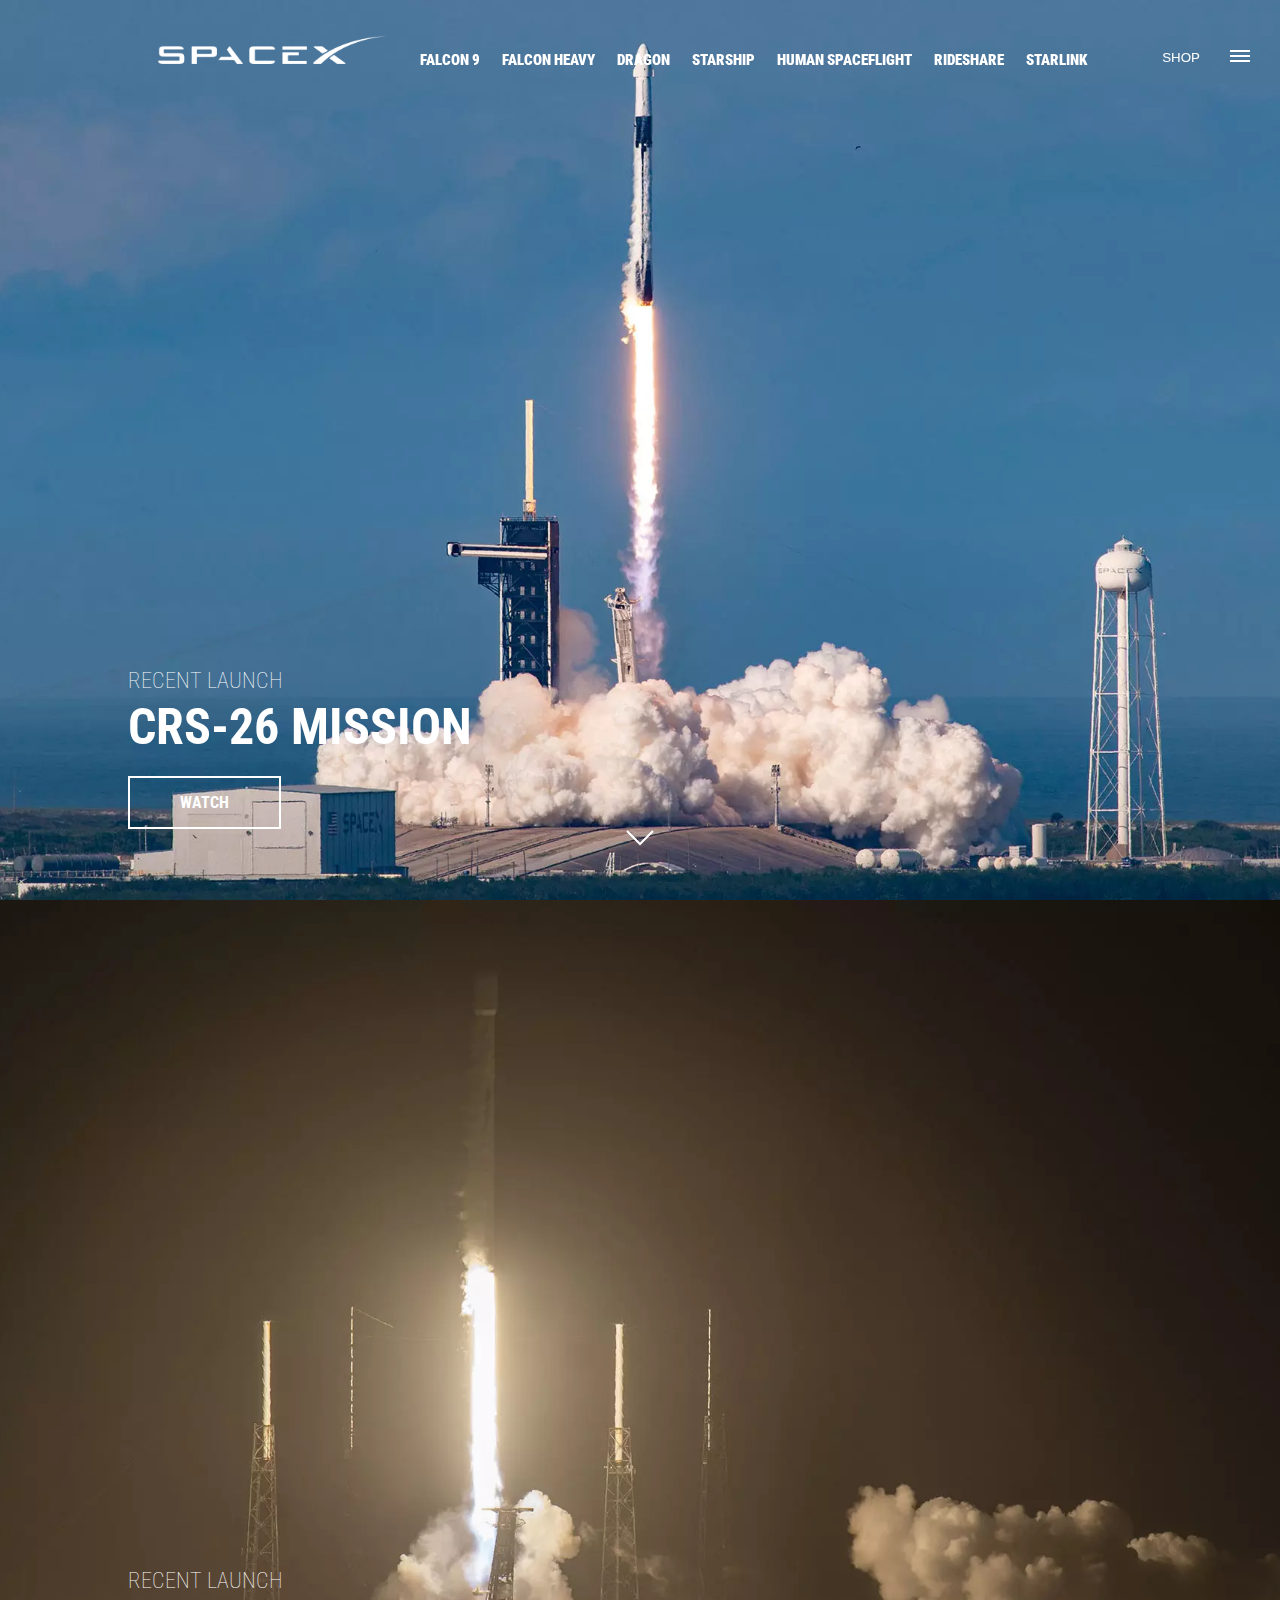
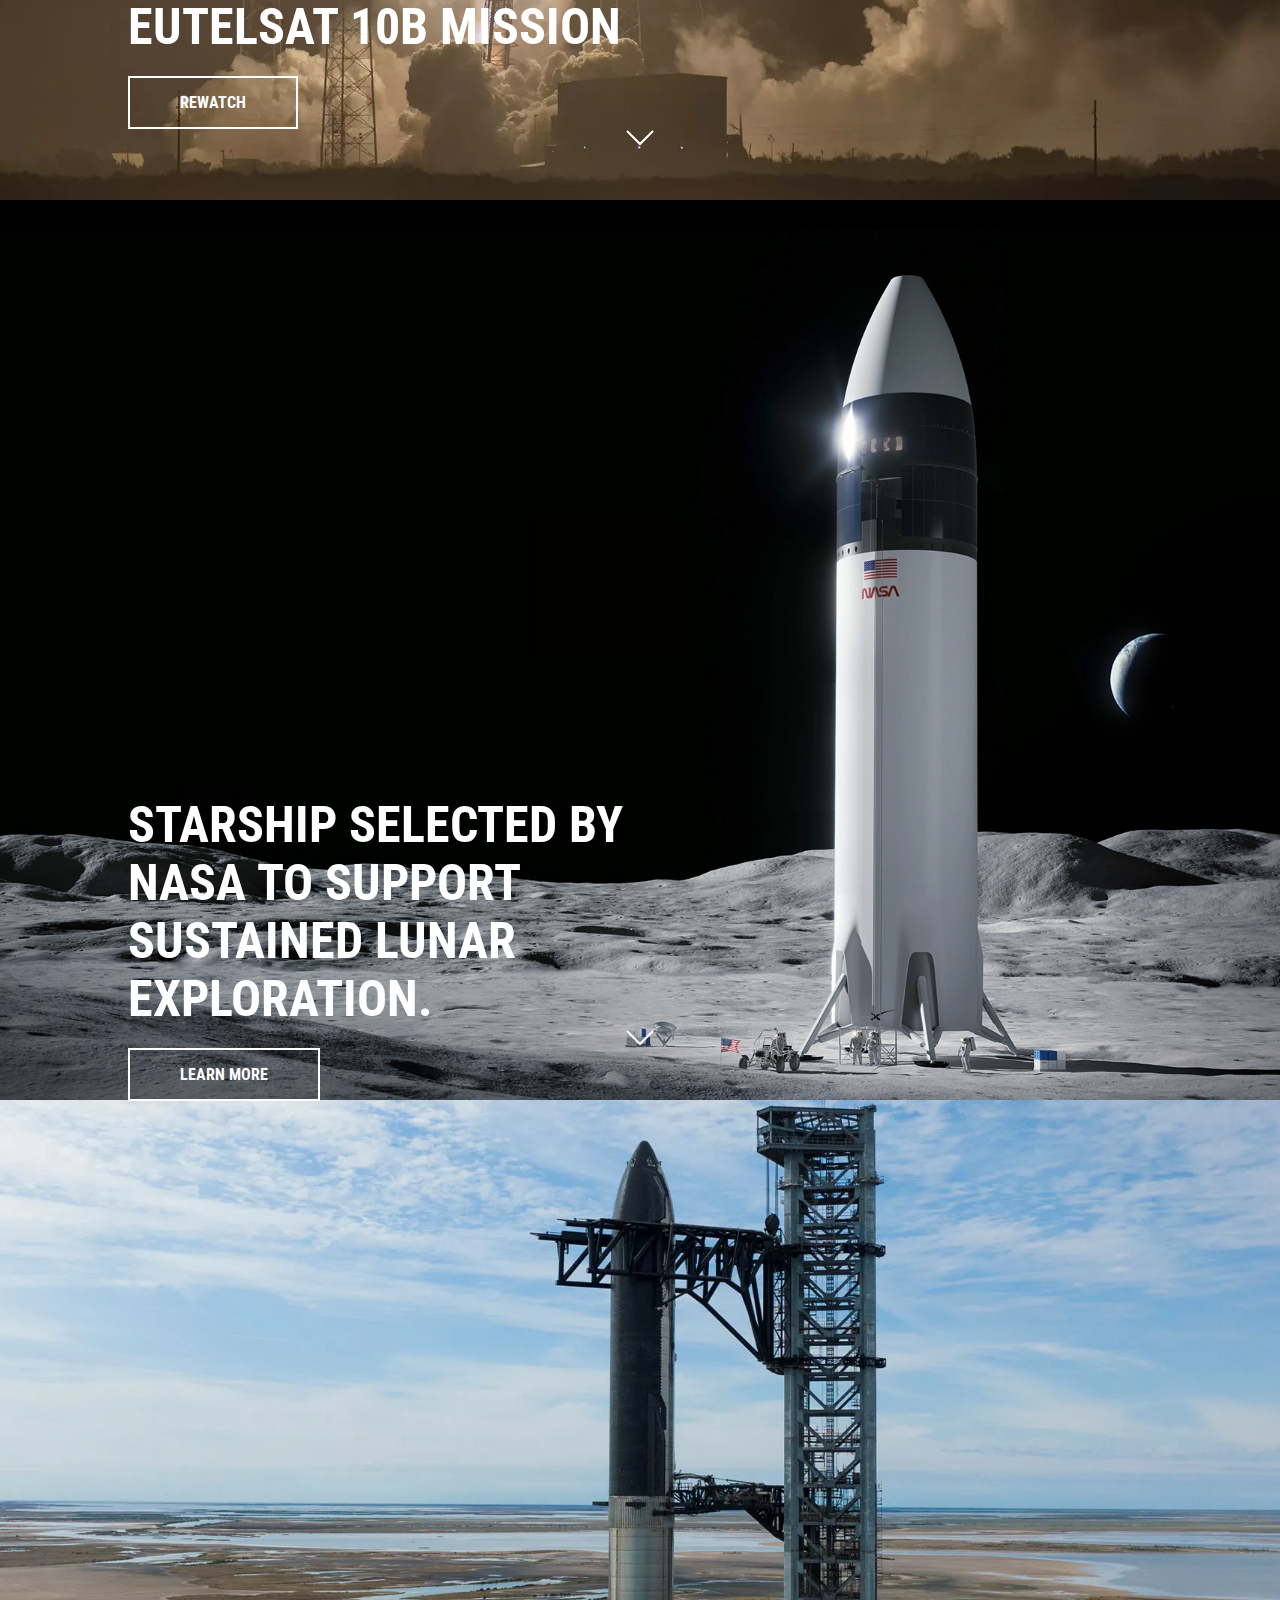
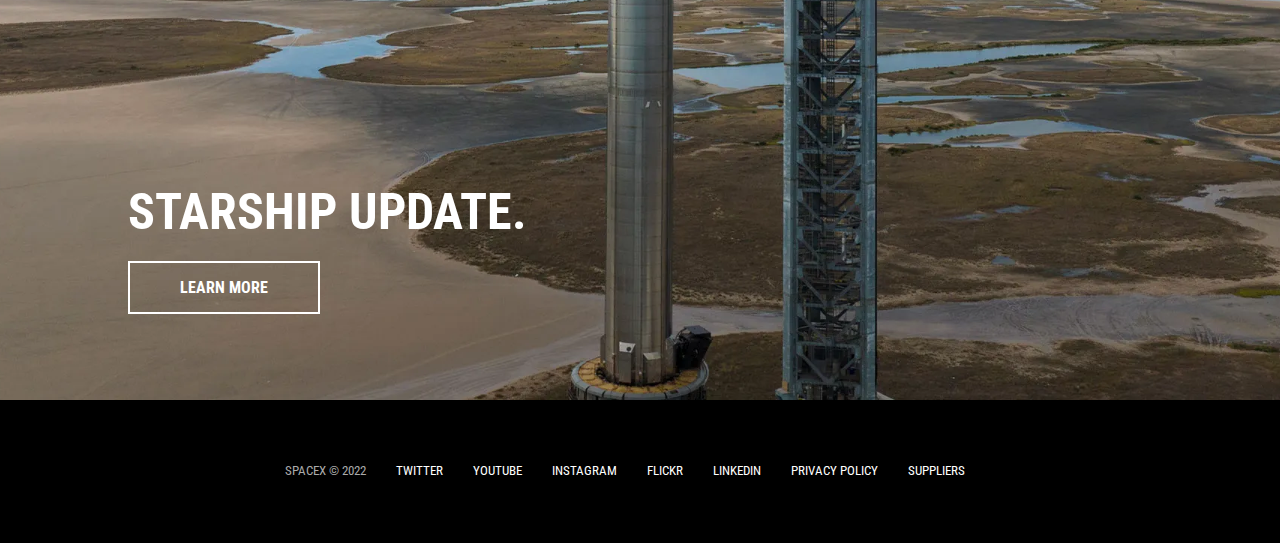
<file: index.html>
<!DOCTYPE html>
<html lang="en">

<head>
    <meta charset="UTF-8">
    <meta http-equiv="X-UA-Compatible" content="IE=edge">
    <meta name="viewport" content="width=device-width, initial-scale=1.0">
    <link rel="preconnect" href="https://fonts.googleapis.com">
    <link rel="preconnect" href="https://fonts.gstatic.com" crossorigin>
    <link rel="stylesheet" href="css/main.css">
    <link href="https://fonts.googleapis.com/css2?family=Roboto+Condensed&display=swap" rel="stylesheet">
    <!-- defer specifies the script is dwnlded in parallel to parsing, and executed after page has finished parsing -->
    <script src="main-js/main.js" defer></script>
    <title>SpaceX</title>
</head>

<body>

    <!-- Header -->
    <div class="container">
        <div id="overlay">
            <div id="sidebar-nav" class="sidebar-nav-menu">
                <ul>
                    <li class="mobile"><a href="falcon9.html">Falcon 9</a></li>
                    <li class="mobile"><a href="falcon-heavy.html">Falcon Heavy</a></li>
                    <li class="mobile"><a href="https://www.spacex.com/vehicles/dragon/">Dragon</a></li>
                    <li class="mobile"><a href="https://www.spacex.com/vehicles/starship/">Starship</a></li>
                    <li class="mobile"><a href="https://www.spacex.com/human-spaceflight/">Human Spaceflight</a></li>
                    <li class="mobile"><a href="https://www.spacex.com/rideshare/">Rideshare</a></li>
                    <li class="mobile"><a href="https://www.starlink.com/">Starlink</a></li>
                    <li class="mobile"><a href="https://shop.spacex.com/">Shop</a></li>
                    <li class="mobile-sidebar"><a href="https://www.spacex.com/mission/">Mission</a></li>
                    <li class="mobile-sidebar"><a href="https://www.spacex.com/launches/">Launches</a></li>
                    <li class="mobile-sidebar"><a href="https://www.spacex.com/careers/">Careers</a></li>
                    <li class="mobile-sidebar"><a href="https://www.spacex.com/updates/">Updates</a></li>
                    <li class="mobile-sidebar"><a href="https://shop.spacex.com/">Shop</a></li>
                </ul>
            </div>
        </div>
        <header id="main-header" class="main-header">
            <div class="logo">
                <a href="index.html">
                    <img src="images/logo.png" alt="SpaceX">
                </a>
            </div>
            <nav class="nav-bar">
                <ul class="nav-links">
                    <!-- Sidebar Nav Links -->
                    <li class="mobile"><a href="https://www.spacex.com/mission/">Mission</a></li>
                    <li class="mobile"><a href="https://www.spacex.com/launches/">Launches</a></li>
                    <li class="mobile"><a href="https://www.spacex.com/careers/">Careers</a></li>
                    <li class="mobile"><a href="https://www.spacex.com/updates/">Updates</a></li>
                    <li class="mobile"><a href="https://shop.spacex.com/">Shop</a></li>

                    <li><a href="falcon9.html">Falcon 9</a></li>
                    <li><a href="falcon-heavy.html">Falcon Heavy</a></li>
                    <li><a href="dragon.html">Dragon</a></li>
                    <li><a href="https://www.spacex.com/vehicles/starship/">Starship</a></li>
                    <li><a href="https://www.spacex.com/human-spaceflight/">Human Spaceflight</a></li>
                    <li><a href="https://www.spacex.com/rideshare/">Rideshare</a></li>
                    <li><a href="https://www.starlink.com/">Starlink</a></li>
                </ul>
            </nav>
        </header>

        <!-- Hamburger Menu -->
        <button id="shop-btn" class="shop" type="button">Shop</button>
        <button id="menu-btn" class="hamburger" type="button">
            <span class="hamburger-top"></span>
            <span class="hamburger-middle"></span>
            <span class="hamburger-bottom"></span>
        </button>

        <!-- First Homepage Section -->
        <section class="homepage-1">
            <div class="section-inner">
                <h4>Recent Launch</h4>
                <h2>CRS-26 Mission</h2>
                <a href="https://www.spacex.com/launches/crs-26/" class="btn">
                    <div class="hover"></div>
                    <span>Watch</span>
                </a>
            </div>
            <div class="scroll-arrow">
                <svg width="30px" height="20px">
                    <path stroke="#ffffff" fill="none" stroke-width="2px"
                        d="M2.000, 5.000 L15.000, 18.000 L28.000, 5.000">
                    </path>
                </svg>
            </div>
        </section>

        <!-- Second Section -->
        <section class="homepage-2">
            <div class="section-inner">
                <h4>Recent Launch</h4>
                <h2>Eutelsat 10b Mission</h2>
                <a href="https://www.spacex.com/launches/eutelsat-10b/" class="btn">
                    <div class="hover"></div>
                    <span>Rewatch</span>
                </a>
            </div>
            <!-- Scroll Arrow -->
            <div class="scroll-arrow">
                <svg width="30px" height="20px">
                    <path stroke="#ffffff" fill="none" stroke-width="2px"
                        d="M2.000, 5.000 L15.000, 18.000 L28.000, 5.000">
                    </path>
                </svg>
            </div>
        </section>

        <!-- Third Section -->
        <section class="homepage-3">
            <div class="section-inner">
                <h2>Starship selected by nasa to support sustained lunar exploration.</h2>
                <a href="https://www.spacex.com/updates/#sustained-lunar-exploration" class="btn">
                    <div class="hover"></div>
                    <span>Learn More</span>
                </a>
            </div>
            <!-- Scroll Arrow -->
            <div class="scroll-arrow">
                <svg width="30px" height="20px">
                    <path stroke="#ffffff" fill="none" stroke-width="2px"
                        d="M2.000, 5.000 L15.000, 18.000 L28.000, 5.000">
                    </path>
                </svg>
            </div>
        </section>

        <!-- Fourth Section -->
        <section class="homepage-4">
            <div class="section-inner">
                <h2>Starship update.</h2>
                <a href="https://www.spacex.com/updates/#starship-update" class="btn">
                    <div class="hover"></div>
                    <span>Learn More</span>
                </a>
            </div>
        </section>
    </div>
    <footer>
        <ul>
            <li>SpaceX &copy; 2022</li>
            <li><a href="https://twitter.com/spacex">Twitter</a></li>
            <li><a href="https://www.youtube.com/spacex">Youtube</a></li>
            <li><a href="https://www.instagram.com/spacex/">Instagram</a></li>
            <li><a href="https://www.flickr.com/photos/spacex">Flickr</a></li>
            <li><a href="https://www.linkedin.com/company/spacex">LinkedIn</a></li>
            <li><a href="https://www.spacex.com/media/privacy_policy_spacex.pdf">Privacy Policy</a></li>
            <li><a href="https://www.spacex.com/supplier/">Suppliers</a></li>
        </ul>
    </footer>
</body>

</html>
</file>
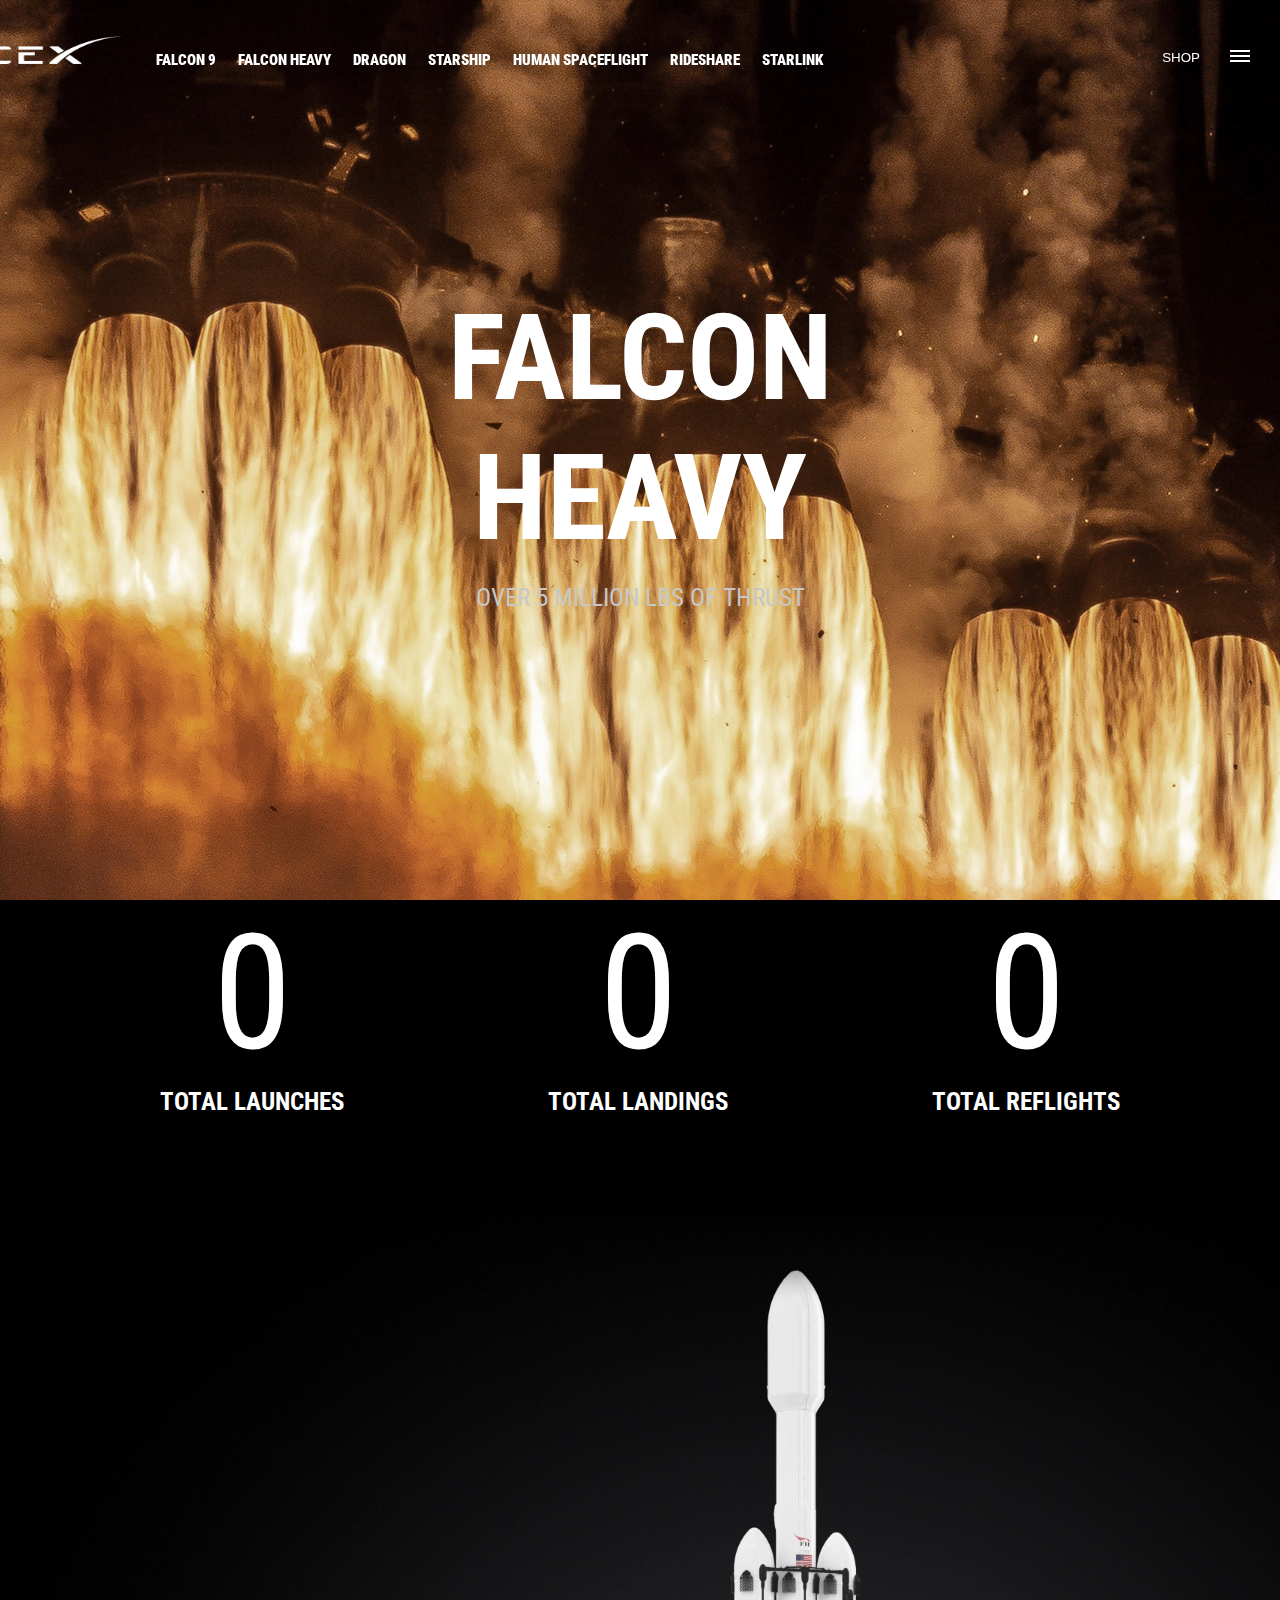
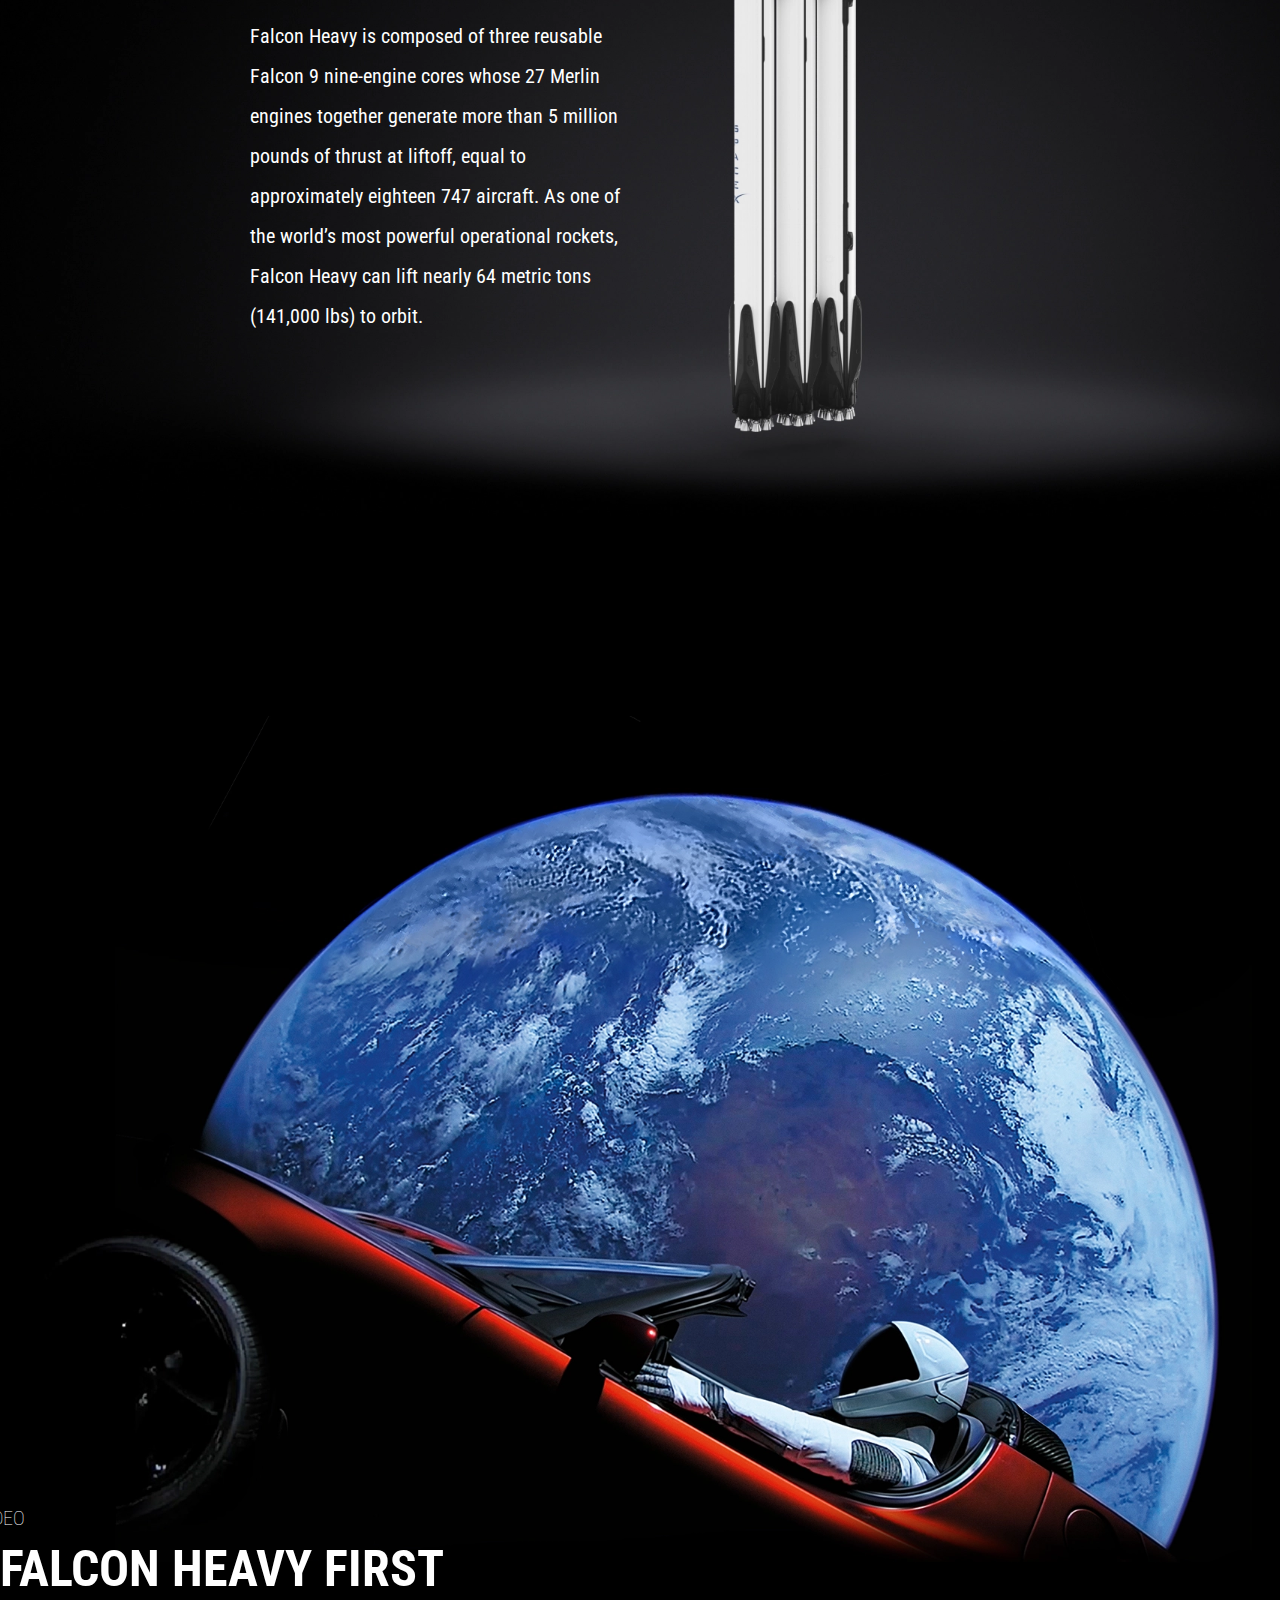
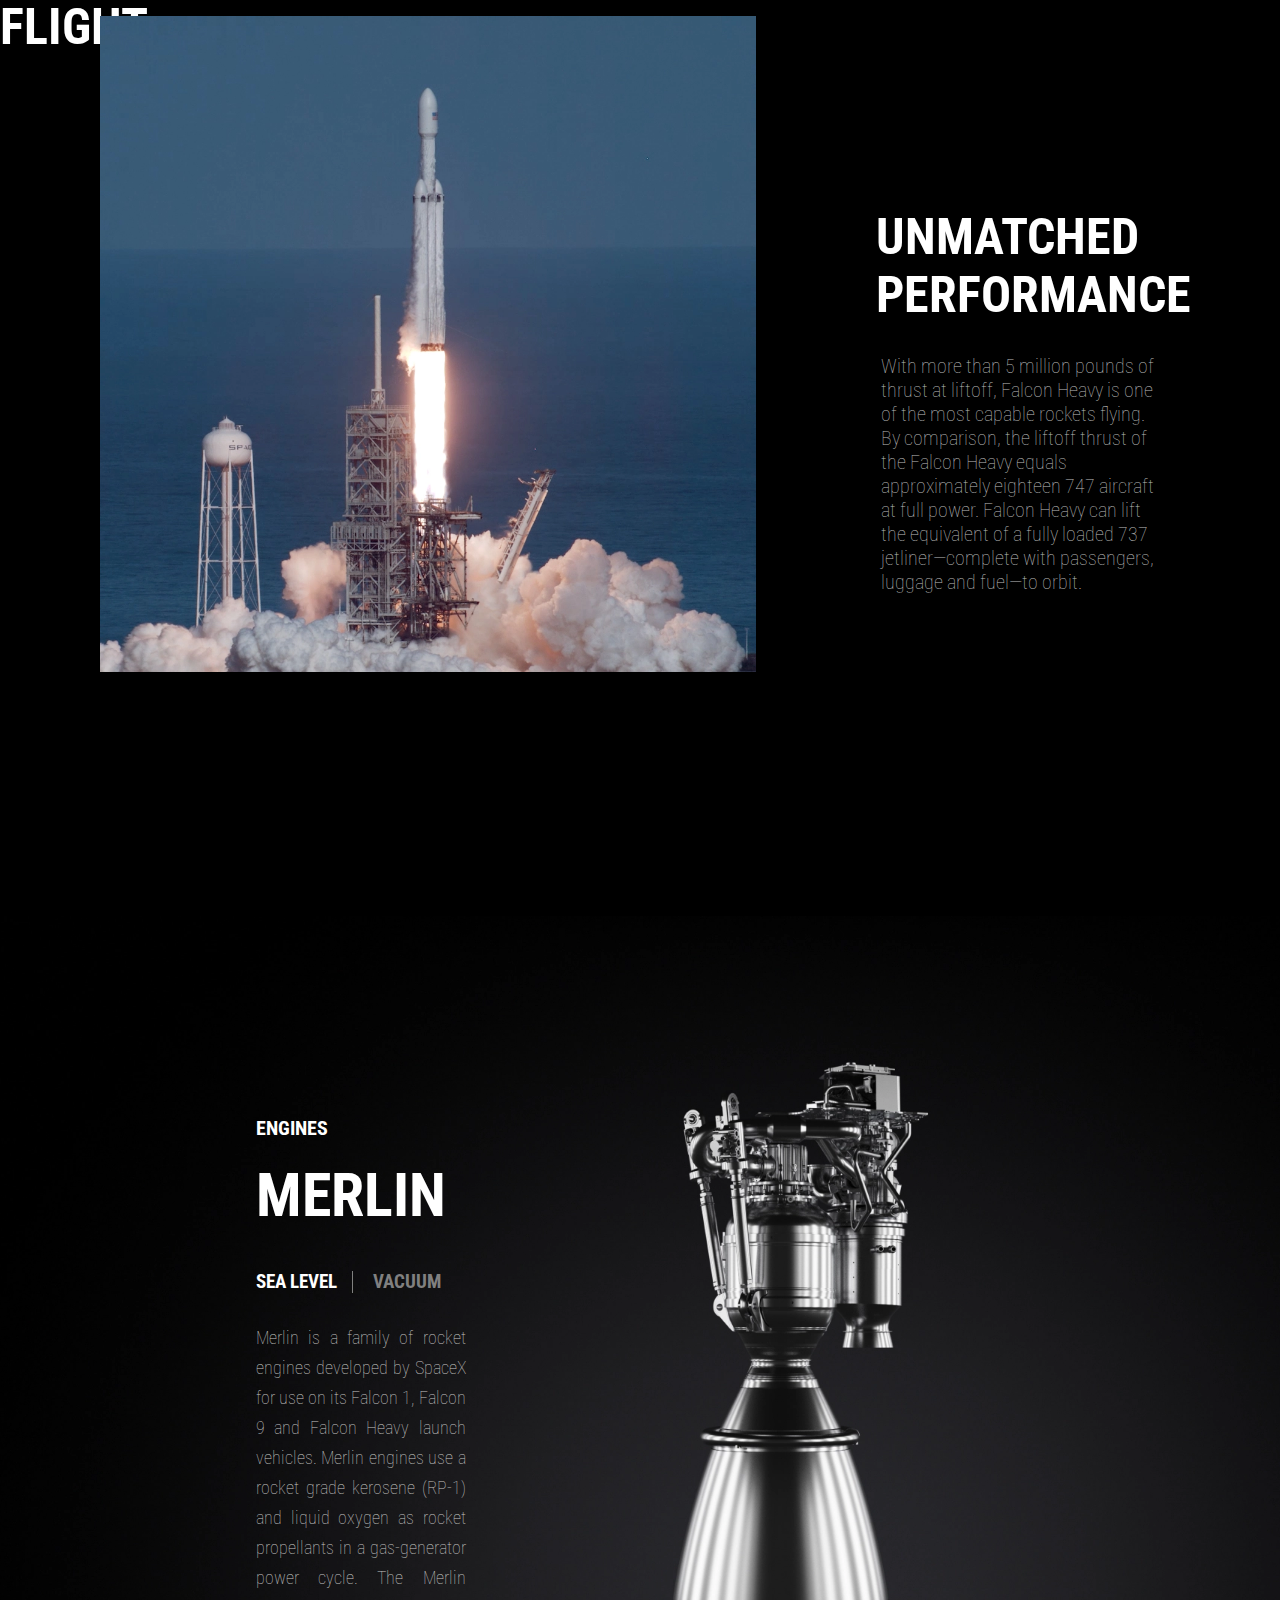
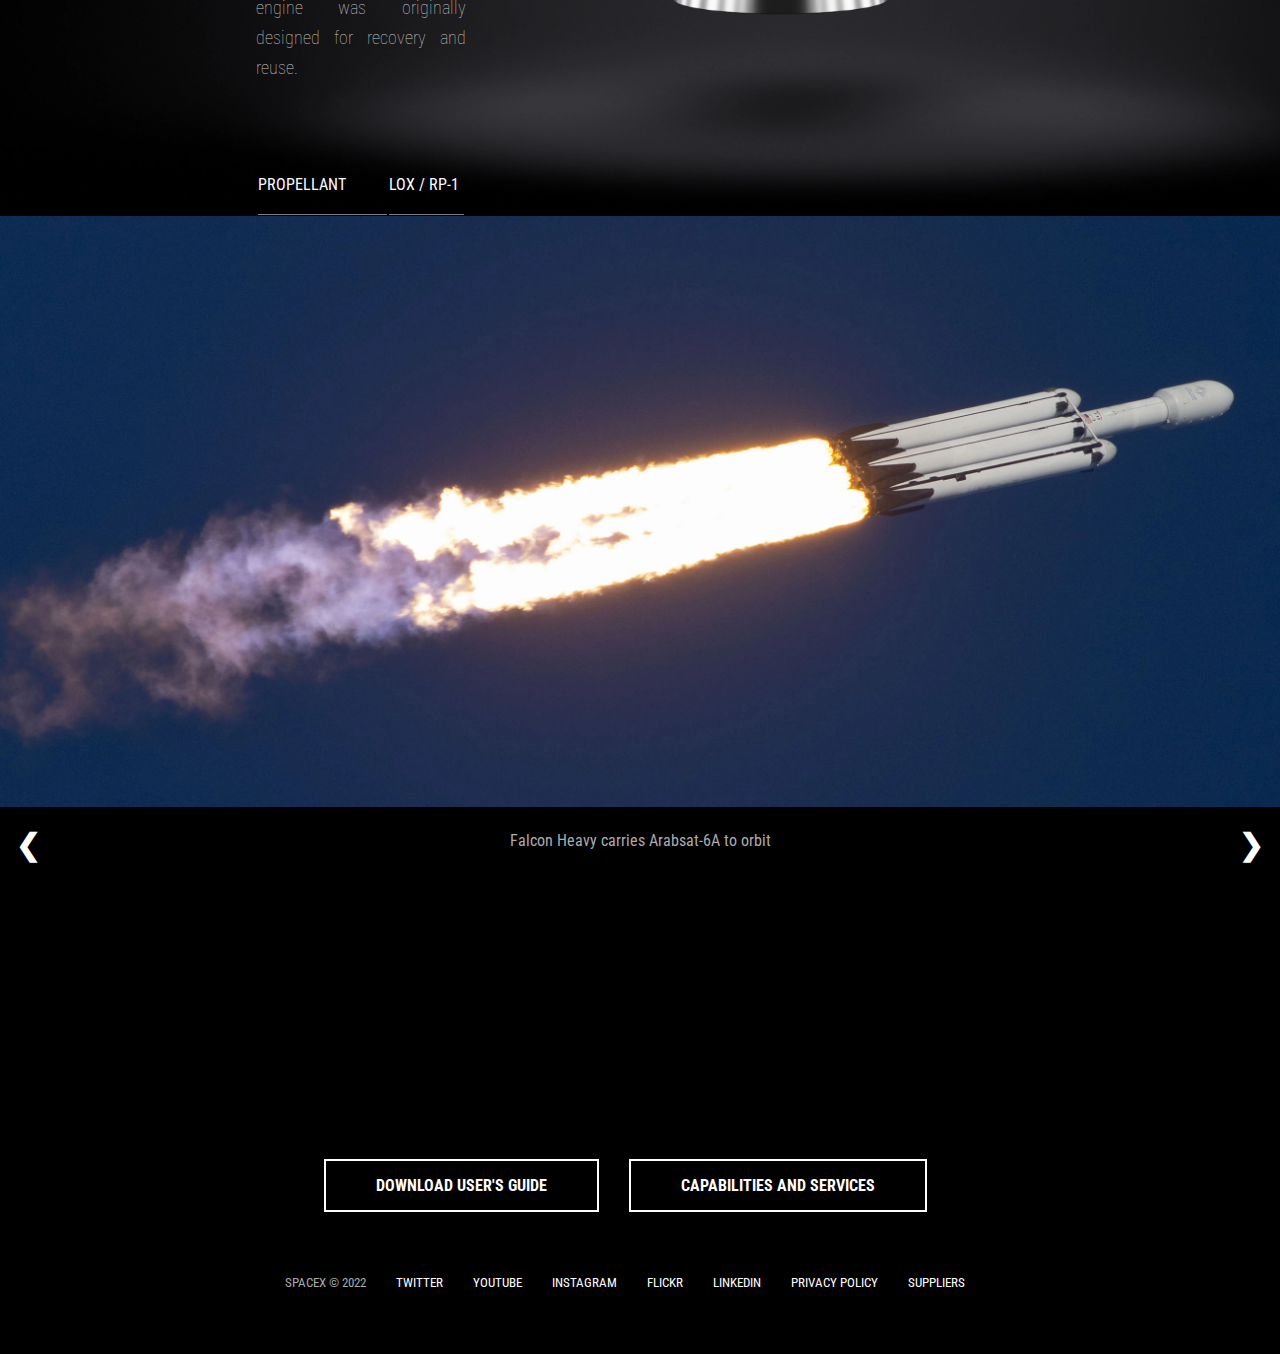
<file: falcon-heavy.html>
<!DOCTYPE html>
<html lang="en">

<head>
    <meta charset="UTF-8">
    <meta http-equiv="X-UA-Compatible" content="IE=edge">
    <meta name="viewport" content="width=device-width, initial-scale=1.0">
    <link rel="preconnect" href="https://fonts.googleapis.com">
    <link rel="preconnect" href="https://fonts.gstatic.com" crossorigin>
    <link rel="stylesheet" href="css/main.css">
    <link rel="stylesheet" href="css/falcon9.css">
    <link rel="stylesheet" href="css/falcon-heavy.css">
    <link href="https://fonts.googleapis.com/css2?family=Roboto+Condensed&display=swap" rel="stylesheet">
    <!-- defer specifies the script is dwnlded in parallel to parsing, and executed after page has finished parsing -->
    <script src="main-js/main.js" defer></script>
    <title>Falcon Heavy</title>
</head>

<body>
    <!-- Header -->
    <div id="overlay">
        <div id="sidebar-nav" class="sidebar-nav-menu">
            <ul>
                <li class="mobile"><a href="falcon9.html">Falcon 9</a></li>
                <li class="mobile"><a href="falcon-heavy.html">Falcon Heavy</a></li>
                <li class="mobile"><a href="https://www.spacex.com/vehicles/dragon/">Dragon</a></li>
                <li class="mobile"><a href="https://www.spacex.com/vehicles/starship/">Starship</a></li>
                <li class="mobile"><a href="https://www.spacex.com/human-spaceflight/">Human Spaceflight</a></li>
                <li class="mobile"><a href="https://www.spacex.com/rideshare/">Rideshare</a></li>
                <li class="mobile"><a href="https://www.starlink.com/">Starlink</a></li>
                <li class="mobile"><a href="https://shop.spacex.com/">Shop</a></li>
                <li class="mobile-sidebar"><a href="https://www.spacex.com/mission/">Mission</a></li>
                <li class="mobile-sidebar"><a href="https://www.spacex.com/launches/">Launches</a></li>
                <li class="mobile-sidebar"><a href="https://www.spacex.com/careers/">Careers</a></li>
                <li class="mobile-sidebar"><a href="https://www.spacex.com/updates/">Updates</a></li>
                <li class="mobile-sidebar"><a href="https://shop.spacex.com/">Shop</a></li>
            </ul>
        </div>
    </div>
    <header id="main-header" class="main-header">
        <div class="logo">
            <a href="index.html">
                <img src="images/logo.png" alt="SpaceX">
            </a>
        </div>
        <nav class="nav-bar">
            <ul class="nav-links">
                <!-- Sidebar Nav Links -->
                <li class="mobile"><a href="https://www.spacex.com/mission/">Mission</a></li>
                <li class="mobile"><a href="https://www.spacex.com/launches/">Launches</a></li>
                <li class="mobile"><a href="https://www.spacex.com/careers/">Careers</a></li>
                <li class="mobile"><a href="https://www.spacex.com/updates/">Updates</a></li>
                <li class="mobile"><a href="https://shop.spacex.com/">Shop</a></li>

                <li><a href="falcon9.html">Falcon 9</a></li>
                <li><a href="falcon-heavy.html">Falcon Heavy</a></li>
                <li><a href="https://www.spacex.com/vehicles/dragon/">Dragon</a></li>
                <li><a href="https://www.spacex.com/vehicles/starship/">Starship</a></li>
                <li><a href="https://www.spacex.com/human-spaceflight/">Human Spaceflight</a></li>
                <li><a href="https://www.spacex.com/rideshare/">Rideshare</a></li>
                <li><a href="https://www.starlink.com/">Starlink</a></li>
            </ul>
        </nav>
    </header>

    <!-- Hamburger Menu -->
    <button id="shop-btn" class="shop" type="button">Shop</button>
    <button id="menu-btn" class="hamburger" type="button">
        <span class="hamburger-top"></span>
        <span class="hamburger-middle"></span>
        <span class="hamburger-bottom"></span>
    </button>
    <!-- Falcon 9 Header -->
    <section class="section-animate bg-img"></section>
    <div class="section-innerfh">
        <h3>Falcon Heavy</h3>
        <p>Over 5 Million Lbs Of Thrust</p>
    </div>
    <!-- Falcon counter stats -->
    <div class="falcon-stats">
        <div>
            <span class="counter" data-target="4">0</span>
            <h4>Total Launches</h4>
        </div>
        <div>
            <span class="counter" data-target="9">0</span>
            <h4>Total Landings</h4>
        </div>
        <div>
            <span class="counter" data-target="4">0</span>
            <h4>Total Reflights</h4>
        </div>
    </div>
    <!-- Falcon text -->
    <section class="falcon-overview" id="bg-img-overview">
        <p class="center">Falcon Heavy is composed of three reusable Falcon 9 nine-engine cores whose
            27 Merlin engines together generate more than 5 million pounds of thrust at liftoff, equal
            to approximately eighteen 747 aircraft. As one of the world’s most powerful operational rockets,
            Falcon Heavy can lift nearly 64 metric tons (141,000 lbs) to orbit.</p>
    </section>
    <!-- Falcon video image -->
    <section class="falconh-video">
        <h4>Video</h4>
        <h1>Falcon Heavy First Flight</h1>
    </section>

    <section class="unmatched-performance">
        <div class="up-container">
            <div class="up-bg-img">
                <img src="../images/falcon-heavy/fh_performance.webp" width="95%">
            </div>
            <div class="up-container2">
                <h1>Unmatched <br>Performance</h1>
                <p>With more than 5 million pounds of thrust at liftoff, Falcon Heavy is one of the most capable rockets
                    flying. By comparison, the liftoff thrust of the Falcon Heavy equals approximately eighteen 747
                    aircraft
                    at full power. Falcon Heavy can lift the equivalent of a fully loaded 737 jetliner—complete with
                    passengers, luggage and fuel—to orbit.</p>
            </div>
        </div>
    </section>
    <!-- Merlin container -->
    <section class="merlin">
        <div class="merlin-container">
            <h4>Engines</h4>
            <h1>Merlin</h1>
            <div class="sealvl-vac">
                <h3 class="sea-lvl">Sea Level</h3>
                <h3 class="vacuum">Vacuum</h3>
            </div>
            <p>Merlin is a family of rocket engines developed by SpaceX for use on its Falcon 1,
                Falcon 9 and Falcon Heavy launch vehicles. Merlin engines use a rocket grade kerosene
                (RP-1) and liquid oxygen as rocket propellants in a gas-generator power cycle.
                The Merlin engine was originally designed for recovery and reuse.</p>
            <!-- Table for bottom merlin container -->
            <table class="merlin-table">
                <tbody>
                    <tr>
                        <td>PROPELLANT</td>
                        <td>LOX <span>/ RP-1</span></td>
                    </tr>
                    <tr>
                        <td>THRUST</td>
                        <td>845 kN <span>/ 190,000 lbf</span></td>
                    </tr>
                </tbody>
            </table>
        </div>
    </section>
</body>


<!-- Slideshow container -->
<div class="slideshow-container">

    <!-- Full-width images with number and caption text -->
    <div class="mySlides fade">
        <img src="../images/falcon-heavy/FH_3.webp" style="width:100%">
        <div class="text">Falcon Heavy carries Arabsat-6A to orbit</div>
    </div>

    <div class="mySlides fade">
        <img src="../images/falcon-heavy/FH_4.webp" style="width:100%">
        <div class="text">Falcon Heavy's side boosters land at LZ-1 and LZ-2 at Cape Canaveral</div>
    </div>

    <div class="mySlides fade">
        <img src="../images/falcon-heavy/FH_5.webp" style="width:100%">
        <div class="text">Falcon Heavy lifts off from Pad 39A at Kennedy Space Center</div>
    </div>

    <!-- Next and previous buttons -->
    <a class="prev" onclick="plusSlides(-1)">&#10094;</a>
    <a class="next" onclick="plusSlides(1)">&#10095;</a>
</div>
<br>

<!-- The dots/circles -->
<div style="text-align:center">
    <span class="dot" onclick="currentSlide(1)"></span>
    <span class="dot" onclick="currentSlide(2)"></span>
    <span class="dot" onclick="currentSlide(3)"></span>
</div>
<div class="bottom-buttons">
    <a href="https://www.spacex.com/media/falcon-users-guide-2021-09.pdf" class="btn">
        <div class="hover"></div>
        <span>Download User's Guide</span>
    </a>
    <a href="https://www.spacex.com/media/Capabilities&Services.pdf" class="btn">
        <div class="hover"></div>
        <span>Capabilities and Services</span>
    </a>
</div>
</div>
</div>
<footer>
    <ul>
        <li>SpaceX &copy; 2022</li>
        <li><a href="https://twitter.com/spacex">Twitter</a></li>
        <li><a href="https://www.youtube.com/spacex">Youtube</a></li>
        <li><a href="https://www.instagram.com/spacex/">Instagram</a></li>
        <li><a href="https://www.flickr.com/photos/spacex">Flickr</a></li>
        <li><a href="https://www.linkedin.com/company/spacex">LinkedIn</a></li>
        <li><a href="https://www.spacex.com/media/privacy_policy_spacex.pdf">Privacy Policy</a></li>
        <li><a href="https://www.spacex.com/supplier/">Suppliers</a></li>
    </ul>
</footer>

</html>
</file>
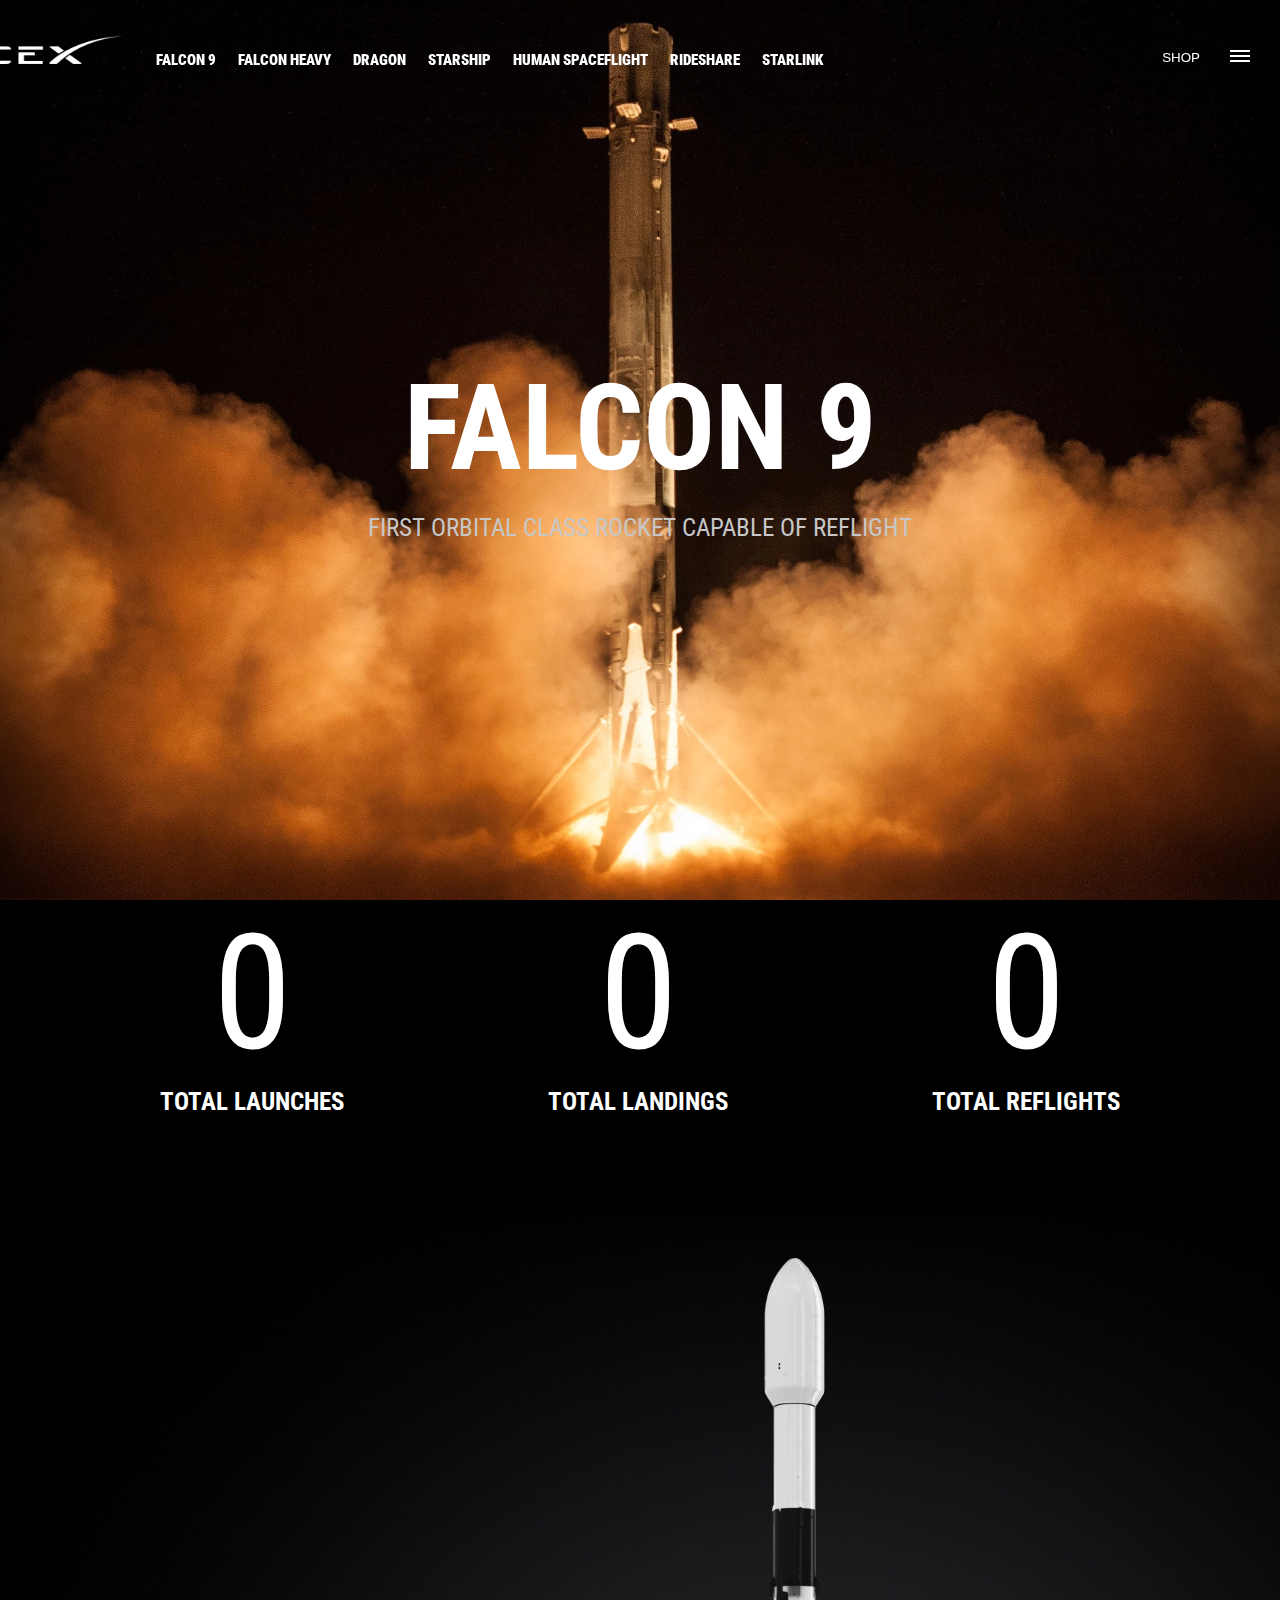
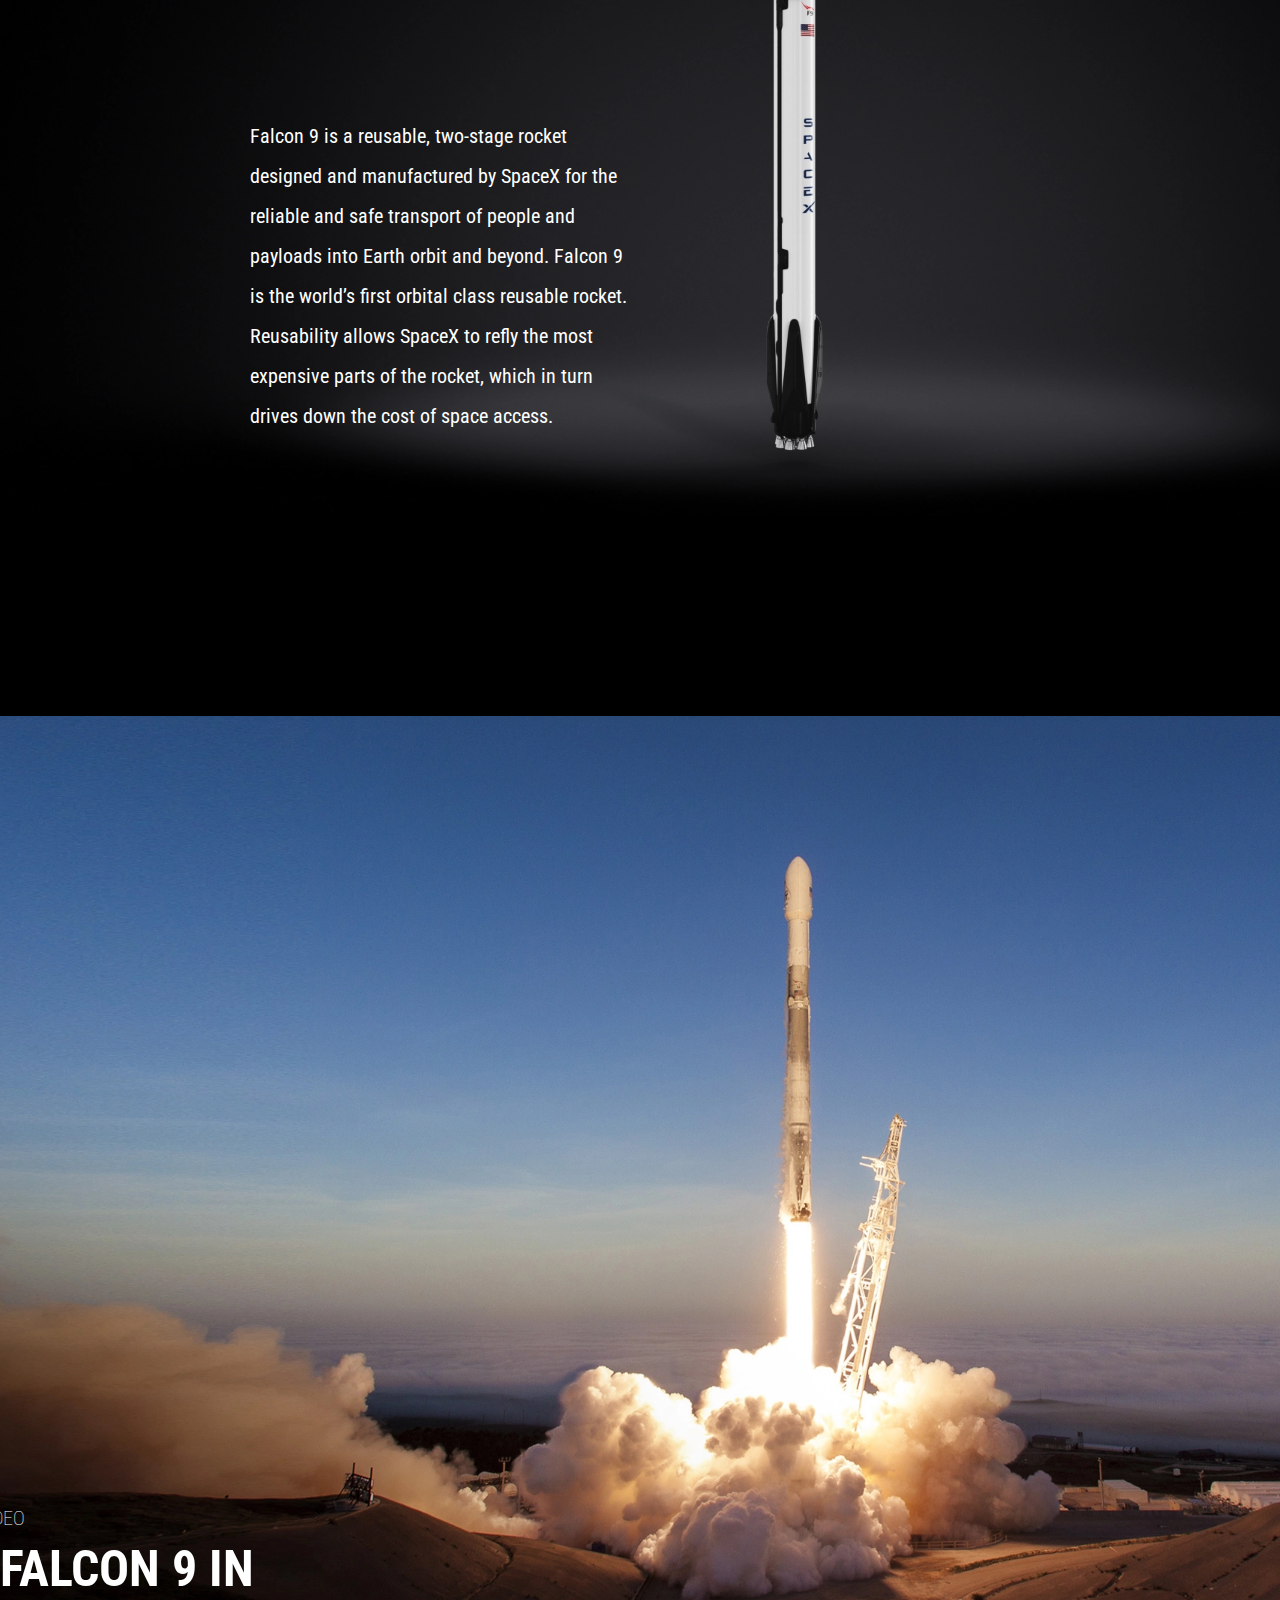
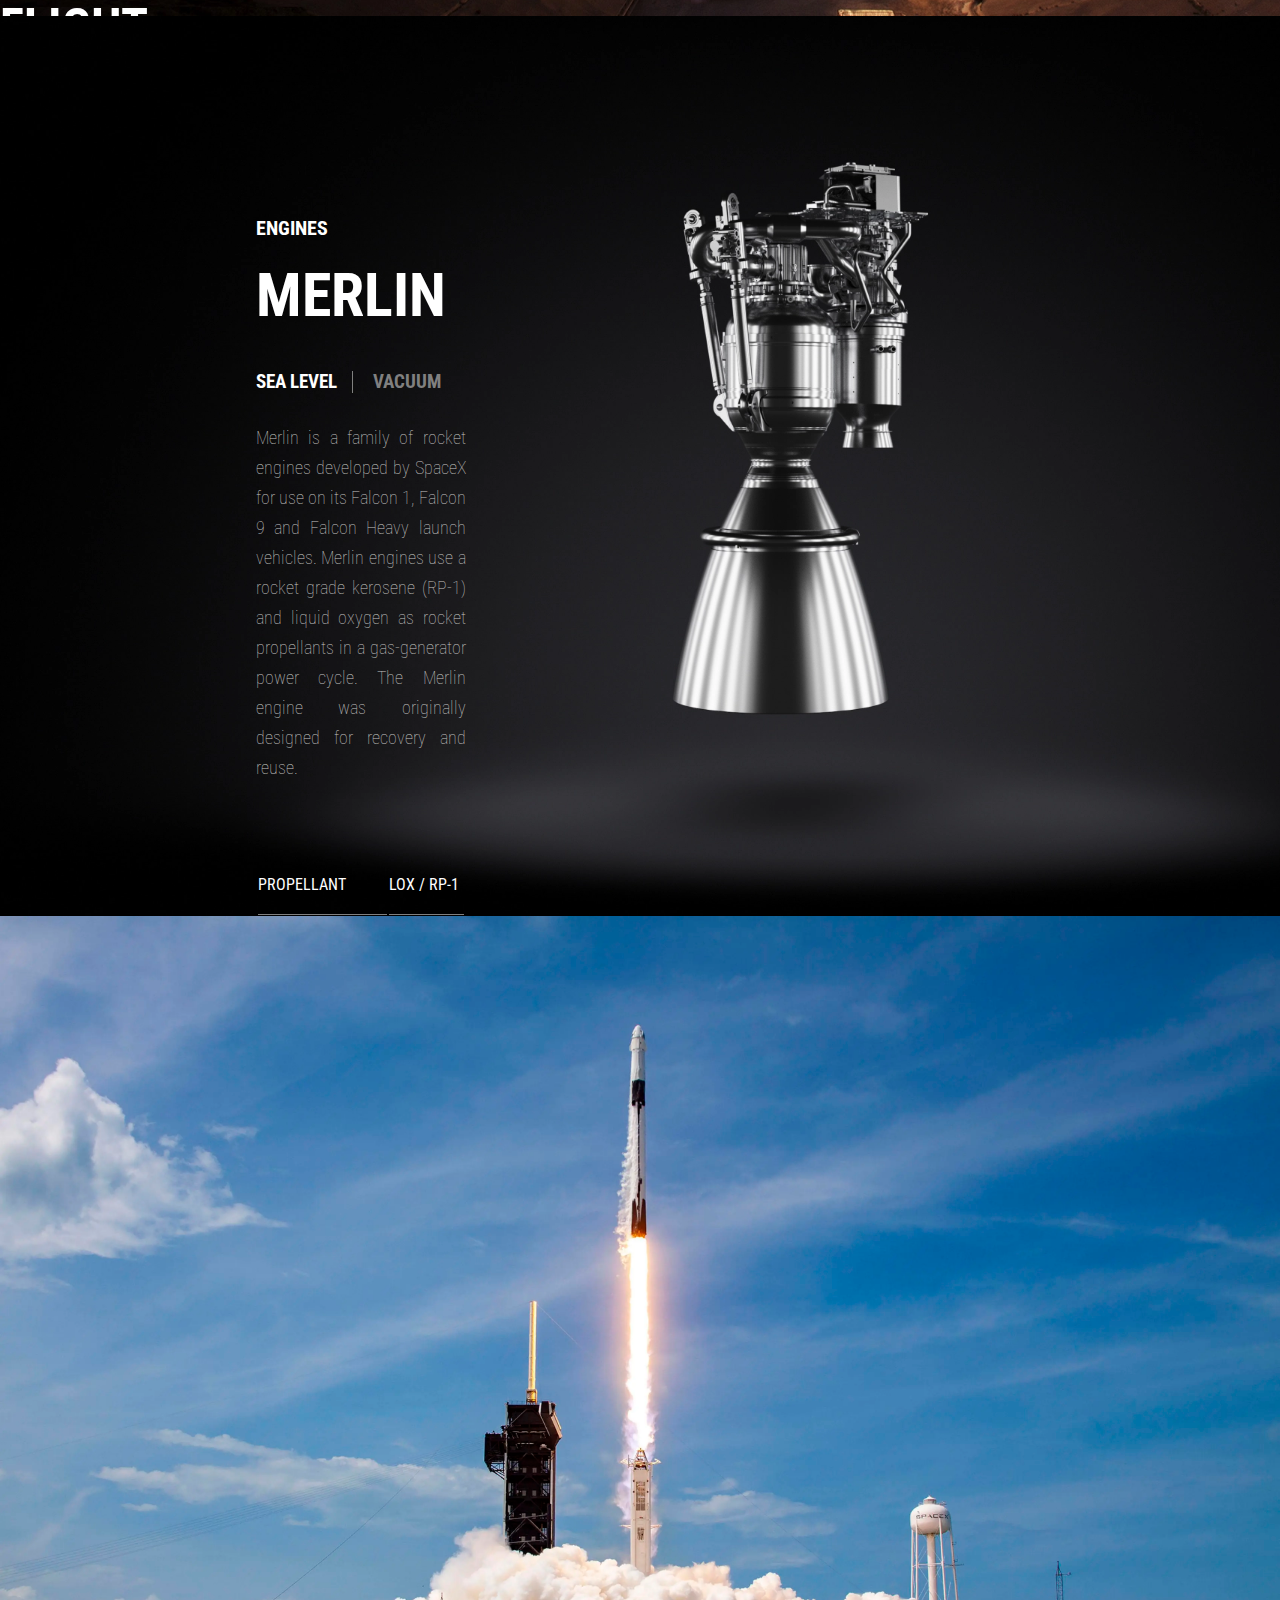
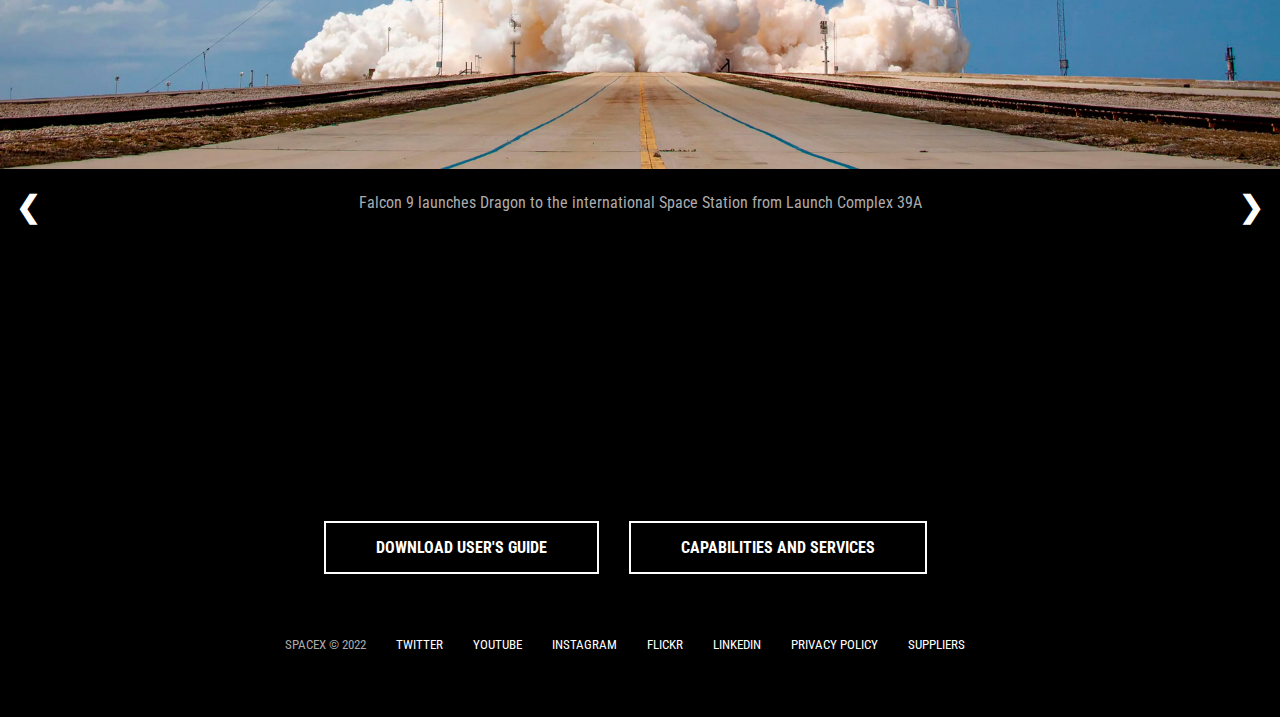
<file: falcon9.html>
<!DOCTYPE html>
<html lang="en">

<head>
    <meta charset="UTF-8">
    <meta http-equiv="X-UA-Compatible" content="IE=edge">
    <meta name="viewport" content="width=device-width, initial-scale=1.0">
    <link rel="preconnect" href="https://fonts.googleapis.com">
    <link rel="preconnect" href="https://fonts.gstatic.com" crossorigin>
    <link rel="stylesheet" href="css/main.css">
    <link rel="stylesheet" href="css/falcon9.css">
    <link href="https://fonts.googleapis.com/css2?family=Roboto+Condensed&display=swap" rel="stylesheet">
    <!-- defer specifies the script is dwnlded in parallel to parsing, and executed after page has finished parsing -->
    <script src="main-js/main.js" defer></script>
    <title>Falcon9</title>
</head>

<body>
    <!-- Header -->
    <div id="overlay">
        <div id="sidebar-nav" class="sidebar-nav-menu">
            <ul>
                <li class="mobile"><a href="falcon9.html">Falcon 9</a></li>
                <li class="mobile"><a href="falcon-heavy.html">Falcon Heavy</a></li>
                <li class="mobile"><a href="https://www.spacex.com/vehicles/dragon/">Dragon</a></li>
                <li class="mobile"><a href="https://www.spacex.com/vehicles/starship/">Starship</a></li>
                <li class="mobile"><a href="https://www.spacex.com/human-spaceflight/">Human Spaceflight</a></li>
                <li class="mobile"><a href="https://www.spacex.com/rideshare/">Rideshare</a></li>
                <li class="mobile"><a href="https://www.starlink.com/">Starlink</a></li>
                <li class="mobile"><a href="https://shop.spacex.com/">Shop</a></li>
                <li class="mobile-sidebar"><a href="https://www.spacex.com/mission/">Mission</a></li>
                <li class="mobile-sidebar"><a href="https://www.spacex.com/launches/">Launches</a></li>
                <li class="mobile-sidebar"><a href="https://www.spacex.com/careers/">Careers</a></li>
                <li class="mobile-sidebar"><a href="https://www.spacex.com/updates/">Updates</a></li>
                <li class="mobile-sidebar"><a href="https://shop.spacex.com/">Shop</a></li>
            </ul>
        </div>
    </div>
    <header id="main-header" class="main-header">
        <div class="logo">
            <a href="index.html">
                <img src="images/logo.png" alt="SpaceX">
            </a>
        </div>
        <nav class="nav-bar">
            <ul class="nav-links">
                <!-- Sidebar Nav Links -->
                <li class="mobile"><a href="https://www.spacex.com/mission/">Mission</a></li>
                <li class="mobile"><a href="https://www.spacex.com/launches/">Launches</a></li>
                <li class="mobile"><a href="https://www.spacex.com/careers/">Careers</a></li>
                <li class="mobile"><a href="https://www.spacex.com/updates/">Updates</a></li>
                <li class="mobile"><a href="https://shop.spacex.com/">Shop</a></li>

                <li><a href="falcon9.html">Falcon 9</a></li>
                <li><a href="falcon-heavy.html">Falcon Heavy</a></li>
                <li><a href="https://www.spacex.com/vehicles/dragon/">Dragon</a></li>
                <li><a href="https://www.spacex.com/vehicles/starship/">Starship</a></li>
                <li><a href="https://www.spacex.com/human-spaceflight/">Human Spaceflight</a></li>
                <li><a href="https://www.spacex.com/rideshare/">Rideshare</a></li>
                <li><a href="https://www.starlink.com/">Starlink</a></li>
            </ul>
        </nav>
    </header>

    <!-- Hamburger Menu -->
    <button id="shop-btn" class="shop" type="button">Shop</button>
    <button id="menu-btn" class="hamburger" type="button">
        <span class="hamburger-top"></span>
        <span class="hamburger-middle"></span>
        <span class="hamburger-bottom"></span>
    </button>
    <!-- Falcon 9 Header -->
    <section class="section-animate bg-img"></section>
    <div class="section-innerf9">
        <h3>Falcon 9</h3>
        <p>First orbital class rocket capable of reflight</p>
    </div>
    <!-- Falcon counter stats -->
    <div class="falcon-stats">
        <div>
            <span class="counter" data-target="186">0</span>
            <h4>Total Launches</h4>
        </div>
        <div>
            <span class="counter" data-target="144">0</span>
            <h4>Total Landings</h4>
        </div>
        <div>
            <span class="counter" data-target="123">0</span>
            <h4>Total Reflights</h4>
        </div>
    </div>
    <!-- Falcon text -->
    <section class="falcon9-overview" id="bg-img-overview">
        <p class="center">Falcon 9 is a reusable, two-stage rocket designed and manufactured by
            SpaceX for the reliable and safe transport of people and payloads into
            Earth orbit and beyond. Falcon 9 is the world’s first orbital class reusable rocket.
            Reusability allows SpaceX to refly the most expensive parts of the rocket,
            which in turn drives down the cost of space access.</p>
    </section>
    <!-- Falcon video image -->
    <section class="falcon-video">
        <h4>Video</h4>
        <h1>Falcon 9 In Flight</h1>
    </section>
    <!-- Merlin container -->
    <section class="merlin">
        <div class="merlin-container">
            <h4>Engines</h4>
            <h1>Merlin</h1>
            <div class="sealvl-vac">
                <h3 class="sea-lvl">Sea Level</h3>
                <h3 class="vacuum">Vacuum</h3>
            </div>
            <p>Merlin is a family of rocket engines developed by SpaceX for use on its Falcon 1,
                Falcon 9 and Falcon Heavy launch vehicles. Merlin engines use a rocket grade kerosene
                (RP-1) and liquid oxygen as rocket propellants in a gas-generator power cycle.
                The Merlin engine was originally designed for recovery and reuse.</p>
            <!-- Table for bottom merlin container -->
            <table class="merlin-table">
                <tbody>
                    <tr>
                        <td>PROPELLANT</td>
                        <td>LOX <span>/ RP-1</span></td>
                    </tr>
                    <tr>
                        <td>THRUST</td>
                        <td>845 kN <span>/ 190,000 lbf</span></td>
                    </tr>
                </tbody>
            </table>
        </div>
    </section>
</body>


<!-- Slideshow container -->
<div class="slideshow-container">

    <!-- Full-width images with number and caption text -->
    <div class="mySlides fade">
        <img src="../images/falcon-9-tab/f9_slideshow-1.webp" style="width:100%">
        <div class="text">Falcon 9 launches Dragon to the international Space Station from Launch Complex 39A</div>
    </div>

    <div class="mySlides fade">
        <img src="../images/falcon-9-tab/f9_slidehow-2.webp" style="width:100%">
        <div class="text">Falcon 9 vertical with its Iridium-8 payload at moonrise</div>
    </div>

    <div class="mySlides fade">
        <img src="../images/falcon-9-tab/f9_slideshow-3.webp" style="width:100%">
        <div class="text">Falcon 9 first and second stages after seperating in flight</div>
    </div>

    <!-- Next and previous buttons -->
    <a class="prev" onclick="plusSlides(-1)">&#10094;</a>
    <a class="next" onclick="plusSlides(1)">&#10095;</a>
</div>
<br>

<!-- The dots/circles -->
<div style="text-align:center">
    <span class="dot" onclick="currentSlide(1)"></span>
    <span class="dot" onclick="currentSlide(2)"></span>
    <span class="dot" onclick="currentSlide(3)"></span>
</div>

<div class="bottom-buttons">
    <a href="https://www.spacex.com/media/falcon-users-guide-2021-09.pdf" class="btn">
        <div class="hover"></div>
        <span>Download User's Guide</span>
    </a>
    <a href="https://www.spacex.com/media/Capabilities&Services.pdf" class="btn">
        <div class="hover"></div>
        <span>Capabilities and Services</span>
    </a>
</div>
</div>
</div>
<footer>
    <ul>
        <li>SpaceX &copy; 2022</li>
        <li><a href="https://twitter.com/spacex">Twitter</a></li>
        <li><a href="https://www.youtube.com/spacex">Youtube</a></li>
        <li><a href="https://www.instagram.com/spacex/">Instagram</a></li>
        <li><a href="https://www.flickr.com/photos/spacex">Flickr</a></li>
        <li><a href="https://www.linkedin.com/company/spacex">LinkedIn</a></li>
        <li><a href="https://www.spacex.com/media/privacy_policy_spacex.pdf">Privacy Policy</a></li>
        <li><a href="https://www.spacex.com/supplier/">Suppliers</a></li>
    </ul>
</footer>

</html>
</file>
<file: css/main.css>
*,
*::before,
*::after {
    margin: 0;
    padding: 0;
    box-sizing: border-box;
}

body {
    font-family: 'Roboto Condensed', sans-serif;
    background-color: black;
    color: white;
}

a {
    text-decoration: none;
    color: white;
}

ul {
    list-style: none;
}

/*  HEADER/NAVBAR  */

header {
    margin-left: 20px;
}

.main-header {
    position: fixed;
    top: 0;
    left: 0;
    width: 100%;
    z-index: 3;
    display: flex;
    justify-content: center;
    align-items: center;
    text-transform: uppercase;
    height: 100px;
    padding: 0 30px;
    margin-left: 10%;
}

.main-header ul {
    display: flex;
    justify-content: flex-start;
}

/*  LOGO  */

.logo img {
    display: block;
    width: 100%;
    height: auto;
}

.logo {
    width: 230px;
    height: auto;
    margin-right: 30px;
}

/* HOMPAGE SECTION */

.container header {
    display: flex;
    align-items: center;
    justify-content: flex-start;
}

.container section {
    display: flex;
    align-items: center;
    justify-content: flex-start;
}

.nav-bar {
    position: relative;
    margin-right: 0;
    padding: 0;
    padding-top: 20px;
}

.nav-bar ul {
    display: flex;
    align-items: flex-start;
    justify-content: space-between;
}

.nav-bar ul li {
    position: relative;
    margin-right: 18px;
    padding: 2px;
}

.nav-links {
    font-size: 15px;
    font-weight: 900;
}

/* SHOP TAB BOTTOM BORDER */

.shop:hover {
    z-index: .5;
}
.shop::after {
    content: "";
    position: absolute;
    bottom: 0;
    left: 0;
    width: 100%;
    height: 1px;
    background: white;
    transform-origin: right center;
    transform: scaleX(0);
    /* hides underline before hover*/
    transition: transform 0.6s cubic-bezier(0.19, 1, 0.22, 1);
}

.shop:hover::after {
    transform: scaleX(1);
    /*underline appears on hover*/
    transform-origin: left center;
    transition-duration: 0.3s;
}

/*  NAVBAR BOTTOM BORDER */

.nav-bar ul li a::after {
    content: "";
    position: absolute;
    bottom: 0;
    left: 0;
    width: 100%;
    height: 1px;
    background: white;
    transform-origin: right center;
    transform: scaleX(0);
    /* hides underline before hover*/
    transition: transform 0.6s cubic-bezier(0.19, 1, 0.22, 1);
}

.nav-bar ul li a:hover::after {
    transform: scaleX(1);
    /*underline appears on hover*/
    transform-origin: left center;
    transition-duration: 0.3s;
}

/*  SECTIONS  */

section {
    position: relative;
    height: 100vh;
    background-position: center center;
    background-repeat: no-repeat;
    background-size: cover;
    text-transform: uppercase;
}

.section-inner {
    position: relative;
    /* bottom: 170px; */
    top: 300px;
    left: 10%;
    max-width: 560px;
}

.section-inner h4 {
    font-size: 22px;
    margin-bottom: 5px;
    font-weight: lighter;
    animation: fadeInUp .5s ease-in-out 0.2s;
}

.section-inner h2 {
    font-size: 50px;
    font-weight: 700;
    margin-bottom: 10px;
    animation: fadeInUp .5s ease-in-out 0.2s;
    animation-fill-mode: both;
    /* stops headers from showing at start of animation*/
}

.section-inner a {
    animation: fadeInUp .5s ease-in-out 0.4s;
}


/*  BACKGROUND IMAGES  */

.homepage-1 {
    background-image: url('../images/homepage/Homepage_Desktop.webp');
}

.homepage-2 {
    background-image: url('../images/homepage/Homepage_Desktop2.webp');
}

.homepage-3 {
    background-image: url('../images/homepage/Homepage_Desktop4.webp');
}

.homepage-4 {
    background-image: url('../images/homepage/Homepage_Desktop3.webp');
}

/*  HOMEPAGE BUTTON ANIMATIONS  */
.btn {
    position: relative;
    display: inline-block;
    cursor: pointer;
    text-align: center;
    min-width: 130px;
    padding: 15px 50px;
    margin-top: 10px;
    border: 2px solid #fff;
    text-transform: uppercase;
    font-weight: bold;
    overflow: hidden;
    z-index: 2;
}

.btn:hover span {
    color: #000;
}

.btn .hover {
    position: absolute;
    top: 0;
    left: 0;
    width: 100%;
    height: 100%;
    background-color: #fff;
    color: #000;
    z-index: -1;
    transform: translateY(100%);
    transition: transform 0.6s cubic-bezier(0.19, 1, 0.22, 1);
}

.btn:hover .hover {
    transform: translateY(0);
}

.scroll-arrow {
    position: absolute;
    bottom: 50px;
    left: 50%;
    transform: translateX(-50%);
    animation: scrollFadeBounce 5s infinite;
}


/*  HAMBURGER MENU/SHOP BUTTON */


.shop {
    position: fixed;
    cursor: pointer;
    z-index: 10;
    top: 40px;
    right: 60px;
    background: none;
    border: none;
    color: white;
    text-transform: uppercase;
    margin-right: 20px;
    padding-top: 10px;
    font-weight: 200;
}


.hamburger {
    position: fixed;
    top: 40px;
    right: 20px;
    z-index: 10;
    cursor: pointer;
    width: 20px;
    height: 20px;
    background: none;
    border: none;
    margin-top: 10px;
    margin-right: 10px;
}

.hamburger-top,
.hamburger-middle,
.hamburger-bottom {
    position: absolute;
    width: 20px;
    height: 2px;
    top: 0;
    left: 0;
    background-color: white;
}

.hamburger-middle {
    transform: translateY(5px);
}

.hamburger-bottom {
    transform: translateY(10px);
}

/*  TRANSITION HAMBURGER WHEN OPEN */
.open-shop  {
   display: none;
}

.open {
    transform: rotate(90deg);
}

.open .hamburger-top {
    transform: rotate(45deg) translateY(6px) translateX(6px);
}

.open .hamburger-middle {
    display: none;
}

.open .hamburger-bottom {
    transform: rotate(-45deg) translateY(6px) translateX(-6px);
}

.overlay-show {
    position: fixed;
    top: 0;
    left: 0;
    width: 100%;
    height: 100%;
    background-color: rgba(0, 0, 0, 0.5);
    z-index: 4;
}

/*  STOPS BODY SCROLL  */
.stop-scroll {
    overflow: hidden;
}

/*  NAV TRANSITION FOR MOBILE */
.mobile {
    display: none
}

/*  SIDEBAR NAV MENU  */

  .sidebar-nav-menu {
      position: fixed;
      top: 0;
      right: 0;
      width: 350px;
      height: 100%;
      display: flex;
      align-items: flex-start;
      padding-top: 80px;
      justify-content: flex-end;
      padding-right: 50px;
      background-color: black;
      transform: translateX(100%);
      transition: transform 0.6s cubic-bezier(.33, 1, 0.33, 1);
      transform-origin: left top;
  }


  /*  BRING MENU FROM RIGHT */
  .show-menu {
    transform: translateX(0);
  }

  .sidebar-nav-menu ul {
    display: flex;
    flex-direction: column;
    align-items: flex-end;
    justify-content: center;
    line-height: 30px;
  }

  .sidebar-nav-menu ul li  {
    font-size: 100%;
    text-transform: uppercase;
    line-height: 40px;
    border-bottom: .2px rgba(104, 101, 101, 0.5) dotted;
    width: 280%;
    text-align: end;
    opacity: .8;
  }


.sidebar-nav-menu ul li a {
   transition: color 0.6s;

}

.sidebar-nav-menu ul li a:hover {
  color:#aaa;
}

/*  ANIMATIONS  */

@keyframes fadeInUp {
    0% {
        opacity: 0;
        transform: translateY(140px);
    }

    100% {
        opacity: 1;
        transform: translateY(0);
    }
}

@keyframes scrollFadeBounce {

    0%,
    20%,
    50%,
    80%,
    100% {
        opacity: 0;
        transform: translateY(-20px);
    }

    40% {
        opacity: 1;
        transform: translateY(0);
    }
}


/*  FOOTER  */

footer {
    font-size: 12px;
    position: relative;
    padding: 55px 0;
}

footer ul {
    display: flex;
    justify-content: center;
    align-items: center;
    flex-wrap: wrap;
}

footer ul li {
    margin-right: 30px;
    color: #aaa;
    text-transform: uppercase;
    font-size: 13px;
    line-height: 2.5;
}

footer ul li a {
    color: white;
    transition: color .6s;
}

footer ul li a:hover {
    color: #aaa;
}


/*  MEDIA QUERIES  */

/* SHOW SIDEBAR NAV ON MOBILE */

@media (max-width: 1100px) {
    /* Hide desktop menu */
    .nav-bar,
    .shop {
        display: none;
    }
   /* Show mobile sidebar nav menu  */
    .mobile {
      display: block;
    }

    .sidebar-nav-menu ul li {
        width: 120%;
    }
   #menu-btn {
     margin-bottom: 100px;
   }
}


@media (max-width: 1100px) {
    .logo {
     display: flex;
     justify-content: flex-start;
     align-items: center;
      margin-left: 32%;
      margin-right: 80px;
      width: 170px;
      margin-top: -40px;
    }
}

@media screen and (max-width: 550px) {
    .logo {
        margin-left: 30%;
    }
}

@media (max-width: 600px) {

    .section-inner {
        bottom: 75px;
        left: 2px;
        margin-left: 20px;
    }

    .section-inner h2 {
        font-size: 40px;
    }

    footer {
        margin-top: 30px;
        padding: none;
        line-height: none;
    }

    footer ul li:first-child {
        position: absolute;
        top: 20px;
        left: 50%;
        transform: translate(-50%, -50%);
    }

    footer ul li {
        margin-right: 15px;
    }

}
</file>
<file: css/falcon9.css>
/* BG IMAGE */

.bg-img {
    background-image: url('../images/falcon-9-tab/Falcon9.webp');
}

/* FIRST SECTION & ANIMATION */
.section-animate {
    animation: fadeIn 3s ease-in-out
}

.section-innerf9 {
    position: absolute;
    top: 50%;
    left: 50%;
    transform: translate(-50%, -50%);
    text-transform: uppercase;
    text-align: center;
}

.section-innerf9 h3 {
    font-size: 120px;
    margin-bottom: 15px;
    animation: fadeInUp .7s ease-in-out;
}

.section-innerf9 p {
    font-size: 25px;
    animation: fadeInUp .5s ease-in-out .2s;
    animation-fill-mode: both;
    color: rgb(199, 199, 199);
}

/* STAT COUNTER */

.falcon-stats {
    max-width: 960px;
    margin: 0 auto;
    display: flex;
    justify-content: space-between;
    align-items: center;
    text-align: center;
    text-transform: uppercase;
}

.falcon-stats div span {
    font-size: 160px;
}

.falcon-stats div h4 {
    font-size: 25px;
    font-size: lighter;
}

/* HEADER DISSAPEAR TRANSITION */

#main-header {
    position: fixed;
    top: 0;
    left: -400px;
    width: 100%;
    transition: top 0.8s ease-out;
    animation: fadeIn .5s;
}

/* OVERVIEW SECOND SECTION  */

.center {
    text-align: left;
    width: 30%;
    position: relative;
    font-size: 20px;
    left: 250px;
    top: 500px;
    line-height: 40px;
    text-transform: initial;
    display: flex;
    justify-content: flex-start;
}

.falcon9-overview {
    background-image: url('../images/falcon-9-tab/f9_2.webp');
    margin-top: 100px;
}

.falcon-video {
    background-image: url('../images/falcon-9-tab/f9_video.webp');
    margin-top: 200px;
}

.falcon-video h1 {
    display: flex;
    justify-content: center;
    margin-right: 1000px;
    margin-top: 10px;
    font-size: 50px;
}

.falcon-video h4 {
    display: flex;
    justify-content: center;
    margin-right: 1370px;
    align-items: flex-end;
    padding-top: 790px;
    font-size: 20px;
    font-weight: lighter;
}

/*  MERLIN THIRD SECTION */

.merlin {
    background-image: url('../images/falcon-9-tab/Merlin.webp');
}

.merlin h1 {
    font-size: 60px;
    padding-bottom: 40px;
}

.merlin h4 {
    font-size: 20px;
    padding-bottom: 20px;
}

.sealvl-vac {
    display: flex;
    flex-direction: row;
    padding-bottom: 30px;
}

.vacuum {
    padding-left: 20px;
    color: gray;
    border-left: 1px solid gray;
}

.sea-lvl {
    margin-right: 15px;
}


.merlin-container {
    position: absolute;
    right: 500px;
    top: 200px;
    display: flex;
    flex-direction: column;
    justify-content: center;
    align-items: flex-start;
    margin-left: 20%;
}

.merlin-container p {
    text-align: justify;
    width: 40%;
    text-transform: initial;
    font-size: 18px;
    font-weight: lighter;
    color: rgb(197, 196, 194);
    line-height: 30px;
    padding-bottom: 40px;
}

.text-align {
    display: flex;
    flex-direction: column;
}

/*  MERLIN TABLE INFO  */

td {
    border-bottom: 1px solid gray;
    width: 20px;
    padding-bottom: 20px;
    padding-top: 20px;
}

tbody {
    display: table-row-group;
    vertical-align: middle;
    border-color: inherit;
}

table {
    border-collapse: collapse;
    border-spacing: 0;
    width: 40%;
    margin-top: 30px;
    display: table;
    border-collapse: separate;
    box-sizing: border-box;
    text-indent: initial;
    border-spacing: 2px;
    border-color: grey;
}

/* SLIDESHOW CONTAINER */

.slideshow-container {
    width: 100%;
    position: relative;
    margin: auto;
}

/* NEXT AND PREV ARROW BUTTONS */

.prev,
.next {
    cursor: pointer;
    position: absolute;
    width: auto;
    padding: 16px;
    color: white;
    font-weight: bold;
    font-size: 30px;
    transition: 0.6s ease;
    border-radius: 0 3px 3px 0;
    user-select: none;
}

.next {
    right: 0;
    border-radius: 3px 0 0 3px;
}

.prev:hover,
.next:hover {
    background-color: rgba(0, 0, 0, 0.8);
}

/* SLIDESHOW CAPTIONS */

.text {
    color: #adacac;
    font-size: 16px;
    padding: 8px 12px;
    padding-top: 20px;
    position: absolute;
    width: 100%;
    text-align: center;
}

/*  DOT INDICATORS */
.dot {
    cursor: pointer;
    height: 15px;
    width: 15px;
    margin: 0 2px;
    background-color: #bbb;
    border-radius: 50%;
    display: inline-block;
    transition: background-color 0.6s ease;
    visibility: hidden;
}


/* FADE ANIMATION */

.fade {
    animation-name: fade;
    animation-duration: 1.5s;
}

/* BOTTOM BUTTONS */


.bottom-buttons {
  margin-top: 300px;
  display: flex;
  flex-direction: row;
  justify-content: center;
}

.bottom-buttons a {
   margin-right: 30px;
}
/*  KEYFRAMES */

@keyframes fade {
    from {
        opacity: .4
    }

    to {
        opacity: 1
    }
}

@keyframes fadeIn {
    0% {
        opacity: 0;
    }

    50% {
        opacity: 0.5;
    }

    100% {
        opacity: 1;
    }
}

/*  MEDIA QUERIES  */

@media (max-width: 960px) {
    .section-innerf9 h3 {
        font-size: 75px;
    }

    .section-innerf9 p {
        font-size: 15px;
    }

    .falcon-stats div span {
        font-size: 90px;
    }

    falcon-stats div h4 {
        font-size: 25px;
    }
}

@media (max-width: 600px) {
    .section-innerf9 h3 {
        font-size: 50px;
    }

    .section-innerf9 p {
        font-size: 10px;
    }

    .falcon-stats div span {
        font-size: 50px;
    }

    .falcon-stats div h4 {
        font-size: 15px;
    }
}
</file>
<file: css/falcon-heavy.css>
/* BG IMAGE */

.bg-img {
    background-image: url('../images/falcon-heavy/fh_feature.webp');
}

/* FIRST SECTION & ANIMATION */

.section-animate {
    animation: fadeIn 3s ease-in-out
}

.section-innerfh {
    position: absolute;
    top: 50%;
    left: 50%;
    transform: translate(-50%, -50%);
    text-transform: uppercase;
    text-align: center;
}

.section-innerfh h3 {
    font-size: 120px;
    margin-bottom: 15px;
    animation: fadeInUp .7s ease-in-out;
}

.section-innerfh p {
    font-size: 25px;
    animation: fadeInUp .5s ease-in-out .2s;
    animation-fill-mode: both;
    color: rgb(199, 199, 199);
}

/* STAT COUNTER */

.falcon-stats {
    max-width: 960px;
    margin: 0 auto;
    display: flex;
    justify-content: space-between;
    align-items: center;
    text-align: center;
    text-transform: uppercase;
}

.falcon-stats div span {
    font-size: 160px;
}

.falcon-stats div h4 {
    font-size: 25px;
    font-size: lighter;
}

/* HEADER DISSAPEAR TRANSITION */

#main-header {
    position: fixed;
    top: 0;
    left: -400px;
    width: 100%;
    transition: top 0.8s ease-out;
    animation: fadeIn .5s;
}

/* OVERVIEW SECOND SECTION  */

.center {
    text-align: left;
    width: 30%;
    position: relative;
    left: 250px;
    top: 400px;
    line-height: 40px;
    text-transform: initial;
    display: flex;
    justify-content: flex-start;
    font-size: 20px;
}

.falcon-overview  {
    background-image: url('../images/falcon-heavy/falcon-heavy-overview.webp');
    margin-top: 100px;
}

.falconh-video {
    background-image: url('../images/falcon-heavy/fh_video.webp');
    margin-top: 200px;
}

.falconh-video h1 {
    display: flex;
    justify-content: center;
    margin-right: 830px;
    margin-top: 10px;
    font-size: 50px;
}

.falconh-video h4 {
    display: flex;
    justify-content: center;
    margin-right: 1370px;
    align-items: flex-end;
    padding-top: 790px;
    font-size: 20px;
    font-weight: lighter;
}

/*  UNMATCHED PERFORMANCE THIRD SECTION  */

.up-container {
    display: flex;
    flex-direction: row;
}

.up-container h1 {
    font-size: 50px;
    margin-left: 5px;
    padding-bottom: 30px;
}

.up-container p {
    text-align: left;
    width: 70%;
    margin-left: 10px;
    font-size: 20px;
    text-transform: initial;
    font-weight: lighter;
    color: #bbb;
}
.up-container2 {
    margin-top: 15%;
    margin-left: 80px;
    flex-direction: column;
    text-align: justify;
    width: 50%;
}

.up-bg-img {
    margin-left: 100px;
}
/*  MERLIN FOURTH SECTION */

.merlin {
    background-image: url('../images/falcon-9-tab/Merlin.webp');
}

.merlin h1 {
    font-size: 60px;
    padding-bottom: 40px;
}

.merlin h4 {
    font-size: 20px;
    padding-bottom: 20px;
}

.sealvl-vac {
    display: flex;
    flex-direction: row;
    padding-bottom: 30px;
}

.vacuum {
    padding-left: 20px;
    color: gray;
    border-left: 1px solid gray;
}

.sea-lvl {
    margin-right: 15px;
}


.merlin-container {
    position: absolute;
    right: 500px;
    top: 200px;
    display: flex;
    flex-direction: column;
    justify-content: center;
    align-items: flex-start;
    margin-left: 20%;
}

.merlin-container p {
    text-align: justify;
    width: 40%;
    text-transform: initial;
    font-size: 18px;
    font-weight: lighter;
    color: rgb(197, 196, 194);
    line-height: 30px;
    padding-bottom: 40px;
}

.text-align {
    display: flex;
    flex-direction: column;
}

/*  MERLIN TABLE INFO  */

td {
    border-bottom: 1px solid gray;
    width: 20px;
    padding-bottom: 20px;
    padding-top: 20px;
}

tbody {
    display: table-row-group;
    vertical-align: middle;
    border-color: inherit;
}

table {
    border-collapse: collapse;
    border-spacing: 0;
    width: 40%;
    margin-top: 30px;
    display: table;
    border-collapse: separate;
    box-sizing: border-box;
    text-indent: initial;
    border-spacing: 2px;
    border-color: grey;
}

/* SLIDESHOW CONTAINER */

.slideshow-container {
    width: 100%;
    position: relative;
    margin: auto;
}

/* NEXT AND PREV ARROW BUTTONS */

.prev,
.next {
    cursor: pointer;
    position: absolute;
    width: auto;
    padding: 16px;
    color: white;
    font-weight: bold;
    font-size: 30px;
    transition: 0.6s ease;
    border-radius: 0 3px 3px 0;
    user-select: none;
}

.next {
    right: 0;
    border-radius: 3px 0 0 3px;
}

.prev:hover,
.next:hover {
    background-color: rgba(0, 0, 0, 0.8);
}

/* SLIDESHOW CAPTIONS */

.text {
    color: #adacac;
    font-size: 16px;
    padding: 8px 12px;
    padding-top: 20px;
    position: absolute;
    width: 100%;
    text-align: center;
}

/*  DOT INDICATORS */
.dot {
    cursor: pointer;
    height: 15px;
    width: 15px;
    margin: 0 2px;
    background-color: #bbb;
    border-radius: 50%;
    display: inline-block;
    transition: background-color 0.6s ease;
    visibility: hidden;
}


/* FADE ANIMATION */

.fade {
    animation-name: fade;
    animation-duration: 1.5s;
}


/*  KEYFRAMES */

@keyframes fade {
    from {
        opacity: .4
    }

    to {
        opacity: 1
    }
}

@keyframes fadeIn {
    0% {
        opacity: 0;
    }

    50% {
        opacity: 0.5;
    }

    100% {
        opacity: 1;
    }
}

/*  MEDIA QUERIES  */

@media (max-width: 960px) {
    .section-innerfh h3 {
        font-size: 75px;
    }

    .section-innerfh p {
        font-size: 15px;
    }

    .falcon-stats div span {
        font-size: 90px;
    }

    falcon-stats div h4 {
        font-size: 25px;
    }
}

@media (max-width: 600px) {
    .section-innerfh h3 {
        font-size: 50px;
    }

    .section-innerfh p {
        font-size: 10px;
    }

    .falcon-stats div span {
        font-size: 50px;
    }

    .falcon-stats div h4 {
        font-size: 15px;
    }
}
</file>
